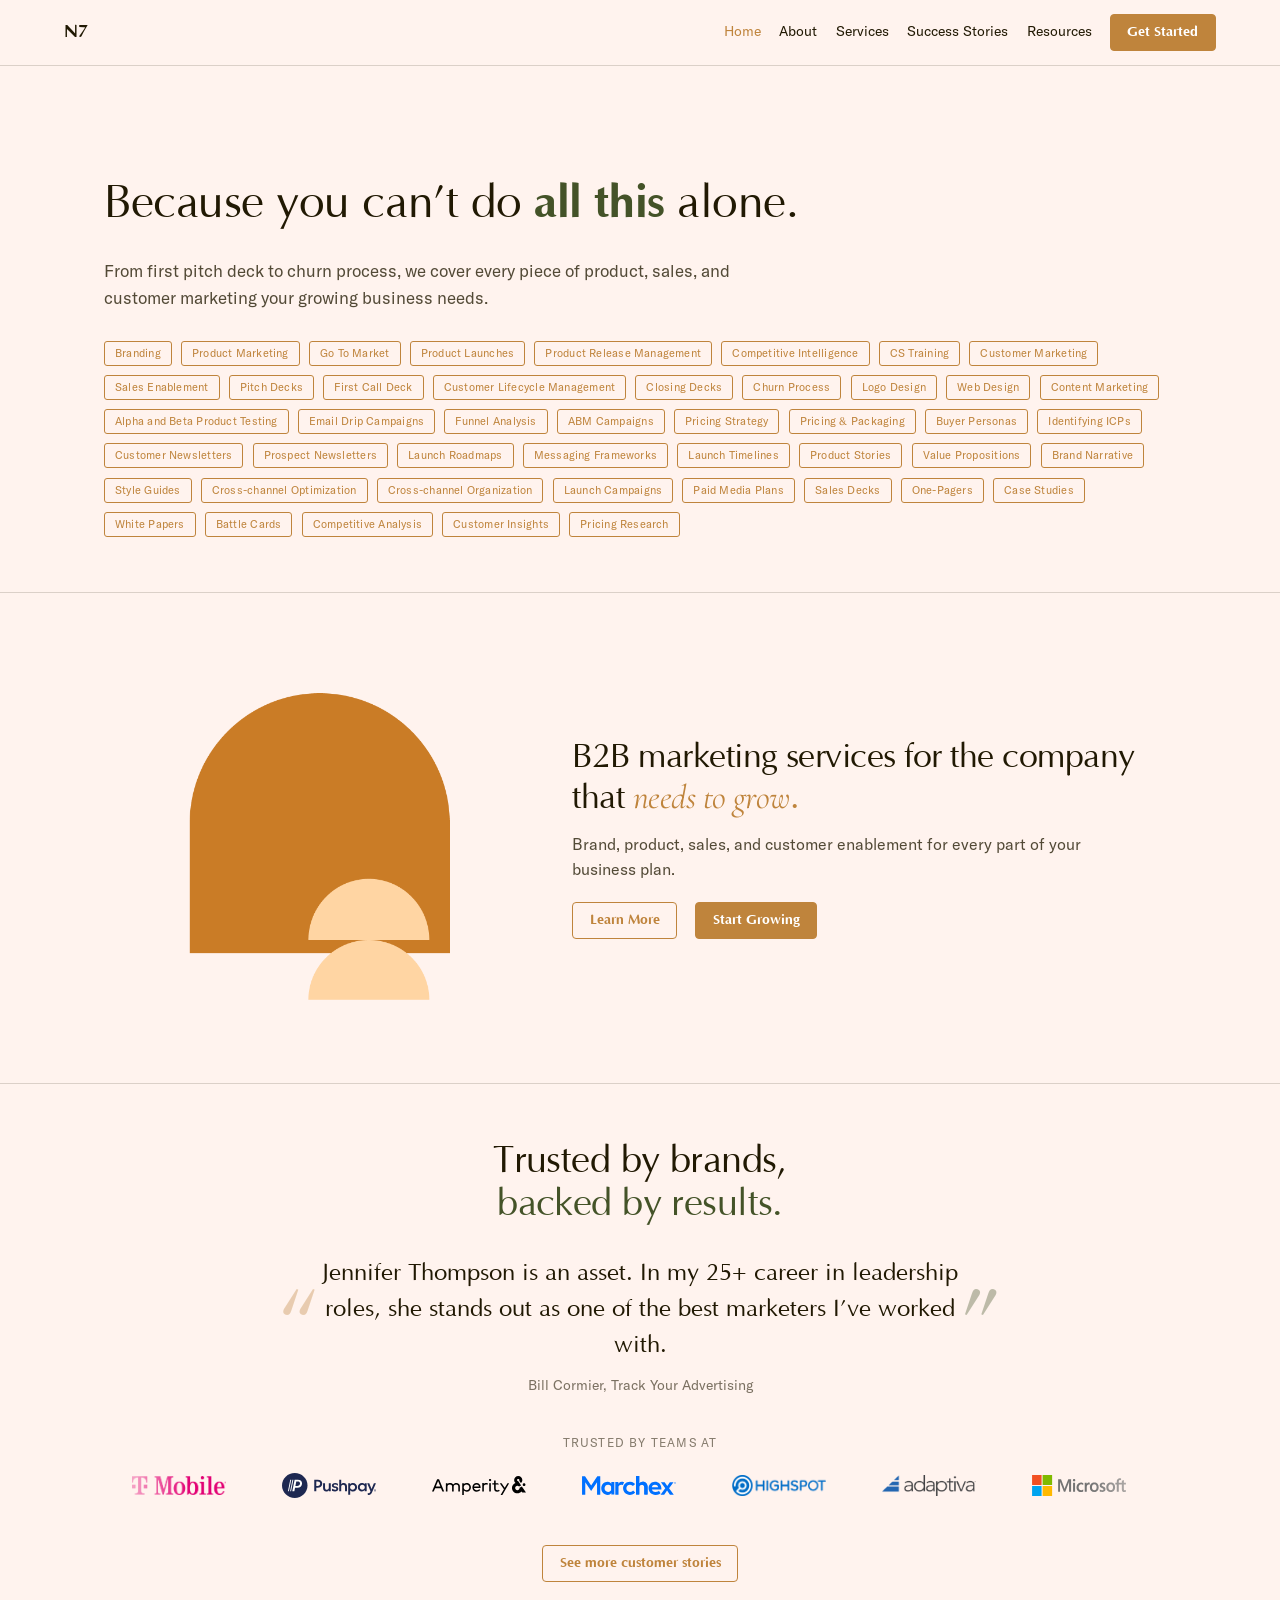
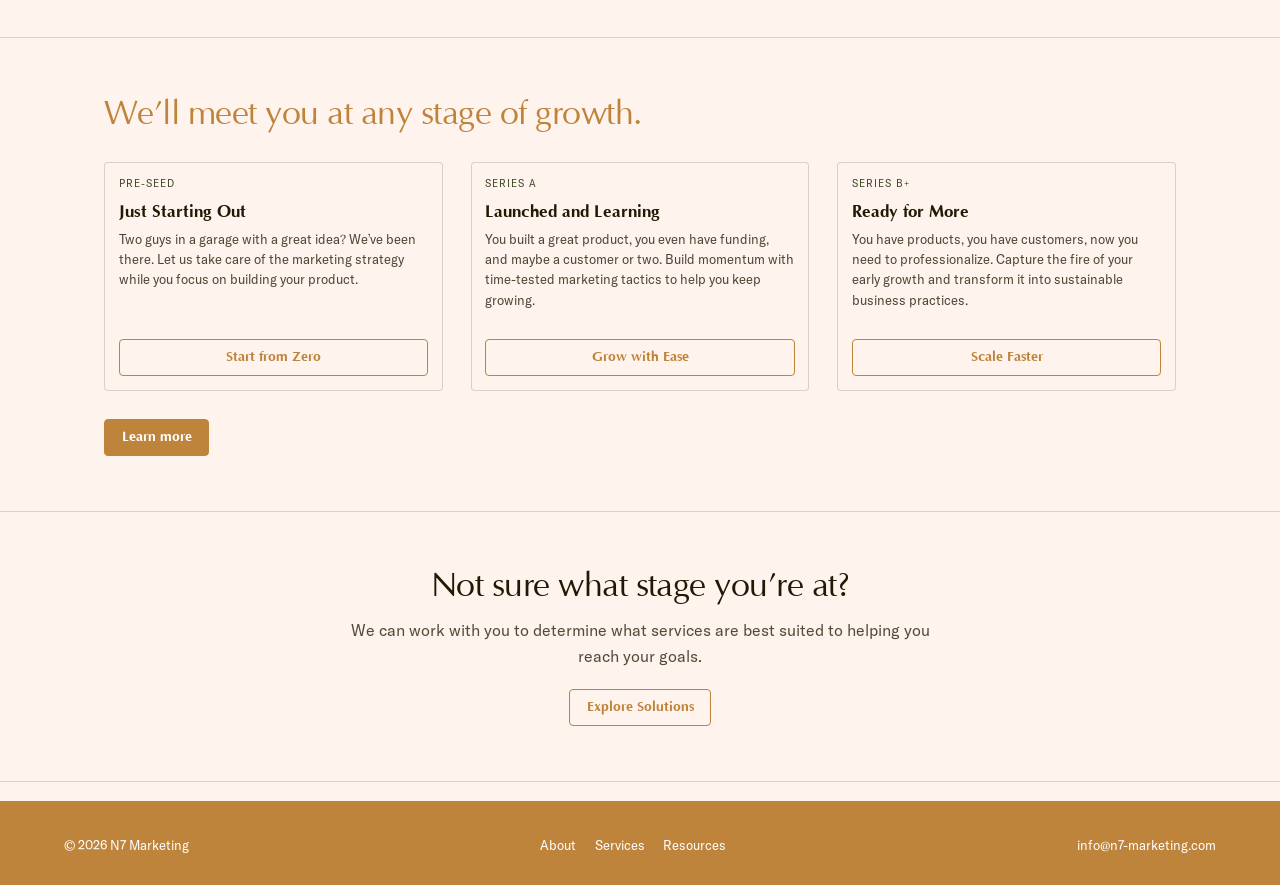
<file: Index.html>
<!DOCTYPE html>
<html lang="en"><head>
<meta charset="utf-8">
<meta name="viewport" content="width=device-width, initial-scale=1">
<title>Home | N7 Marketing</title>
<link rel="stylesheet" href="./_ds/classical-64070505-8539-4eda-b941-bf1b215d6e6f/styles.css">
<style>
body{margin:0}
a{color:var(--color-accent-700);text-decoration:none}
a:hover{color:var(--color-accent)}
.btn{cursor:pointer;transition:transform .2s ease,background-color .2s ease,color .2s ease,border-color .2s ease}
.btn:hover{transform:scale(1.05)}
.btn-primary:hover{background-color:transparent;color:var(--color-accent);border-color:var(--color-accent)}
.btn-primary[data-fill]:hover{background-color:color-mix(in srgb, var(--color-accent) 12%, transparent);color:inherit}
.card{transition:transform .3s ease,background-color .3s ease}
.card:hover{transform:scale(1.03);background-color:color-mix(in srgb, var(--color-accent) 12%, transparent)}
.bio-card{border-radius:12px;padding:var(--space-4);transition:transform .3s ease,background-color .3s ease}
.bio-card:hover{transform:scale(1.03);background-color:color-mix(in srgb, var(--color-accent) 12%, transparent)}
.stage-card:hover{transform:scale(1.06)}
.stage-card{transition:transform .3s ease}
.tag-hover:hover{background-color:color-mix(in srgb, var(--color-accent) 18%, transparent) !important}
.logo-hover{transition:transform .25s ease}
.logo-hover:hover{transform:scale(1.12)}
@keyframes marquee{0%{transform:translateX(0)}100%{transform:translateX(-50%)}}
@keyframes archFloat{0%,100%{transform:translateY(0) rotate(0deg)}50%{transform:translateY(-14px) rotate(1.5deg)}}
@keyframes blobDrift{0%,100%{transform:translate(-50%,-50%) scale(1) rotate(0deg)}50%{transform:translate(-50%,-50%) scale(1.12) rotate(4deg)}}

@font-face{font-family:'Optima';src:url('./fonts/Optima-Regular.ttf') format('truetype');font-weight:400;font-style:normal;font-display:swap}
@font-face{font-family:'Optima';src:url('./fonts/Optima-Italic.ttf') format('truetype');font-weight:400;font-style:italic;font-display:swap}
@font-face{font-family:'Optima';src:url('./fonts/Optima-Medium.ttf') format('truetype');font-weight:500;font-style:normal;font-display:swap}
@font-face{font-family:'Optima';src:url('./fonts/Optima-Bold.ttf') format('truetype');font-weight:700;font-style:normal;font-display:swap}
:root{--font-heading:'Optima', 'Cormorant Garamond', serif}
@font-face{font-family:'GT America';src:url('./fonts/GTAmerica-Light.otf') format('opentype');font-weight:300;font-style:normal;font-display:swap}
@font-face{font-family:'GT America';src:url('./fonts/GTAmerica-LightItalic.otf') format('opentype');font-weight:300;font-style:italic;font-display:swap}
@font-face{font-family:'GT America';src:url('./fonts/GTAmerica-Regular.otf') format('opentype');font-weight:400;font-style:normal;font-display:swap}
@font-face{font-family:'GT America';src:url('./fonts/GTAmerica-RegularItalic.otf') format('opentype');font-weight:400;font-style:italic;font-display:swap}
@font-face{font-family:'GT America';src:url('./fonts/GTAmerica-Medium.otf') format('opentype');font-weight:500;font-style:normal;font-display:swap}
@font-face{font-family:'GT America';src:url('./fonts/GTAmerica-MediumItalic.otf') format('opentype');font-weight:500;font-style:italic;font-display:swap}
@font-face{font-family:'GT America';src:url('./fonts/GTAmerica-Bold.otf') format('opentype');font-weight:700;font-style:normal;font-display:swap}
@font-face{font-family:'GT America';src:url('./fonts/GTAmerica-BoldItalic.otf') format('opentype');font-weight:700;font-style:italic;font-display:swap}
@font-face{font-family:'GT America';src:url('./fonts/GTAmerica-Black.otf') format('opentype');font-weight:900;font-style:normal;font-display:swap}
@font-face{font-family:'GT America';src:url('./fonts/GTAmerica-BlackItalic.otf') format('opentype');font-weight:900;font-style:italic;font-display:swap}
:root{--font-body:'GT America', 'Lora', serif}
</style>
</head>
<body>
<nav class="nav" style="padding-inline:clamp(20px,5vw,72px)">
  <span class="nav-brand">N7</span>
  <a href="./Home.html" aria-current="page">Home</a>
  <a href="./About.html">About</a>
  <a href="./Services.html">Services</a>
  <a href="./Testimonials.html">Success Stories</a>
  <a href="./Resources.html">Resources</a>
  <a href="./GetStarted.html" class="btn btn-primary" data-fill style="background:var(--color-accent);color:white">Get Started</a>
</nav>

<section style="max-width:1200px;margin:0 auto;padding:calc(3*var(--space-8)) clamp(20px,5vw,72px) var(--space-8)">
  <h1 style="font-family:var(--font-heading);font-weight:400;font-size:clamp(22px,3.6vw,48px);line-height:1.15;letter-spacing:-0.01em;margin:0 0 var(--space-6)">Because you can&rsquo;t do <em style="font-style:normal;font-weight:600;color:color-mix(in oklch, #a0bf64 55%, black)">all this</em> alone.</h1>
  <p style="font-family:var(--font-body);font-size:17px;line-height:1.6;max-width:60ch;color:color-mix(in srgb, var(--color-text) 78%, transparent);margin:var(--space-3) 0 var(--space-6)">From first pitch deck to churn process, we cover every piece of product, sales, and customer marketing your growing business needs.</p>
  <div style="display:flex;flex-wrap:wrap;gap:var(--space-2)">
    <span class="tag tag-outline tag-hover" style="border-color:var(--color-accent);color:var(--color-accent)">Branding</span>
    <span class="tag tag-outline tag-hover" style="border-color:var(--color-accent);color:var(--color-accent)">Product Marketing</span>
    <span class="tag tag-outline tag-hover" style="border-color:var(--color-accent);color:var(--color-accent)">Go To Market</span>
    <span class="tag tag-outline tag-hover" style="border-color:var(--color-accent);color:var(--color-accent)">Product Launches</span>
    <span class="tag tag-outline tag-hover" style="border-color:var(--color-accent);color:var(--color-accent)">Product Release Management</span>
    <span class="tag tag-outline tag-hover" style="border-color:var(--color-accent);color:var(--color-accent)">Competitive Intelligence</span>
    <span class="tag tag-outline tag-hover" style="border-color:var(--color-accent);color:var(--color-accent)">CS Training</span>
    <span class="tag tag-outline tag-hover" style="border-color:var(--color-accent);color:var(--color-accent)">Customer Marketing</span>
    <span class="tag tag-outline tag-hover" style="border-color:var(--color-accent);color:var(--color-accent)">Sales Enablement</span>
    <span class="tag tag-outline tag-hover" style="border-color:var(--color-accent);color:var(--color-accent)">Pitch Decks</span>
    <span class="tag tag-outline tag-hover" style="border-color:var(--color-accent);color:var(--color-accent)">First Call Deck</span>
    <span class="tag tag-outline tag-hover" style="border-color:var(--color-accent);color:var(--color-accent)">Customer Lifecycle Management</span>
    <span class="tag tag-outline tag-hover" style="border-color:var(--color-accent);color:var(--color-accent)">Closing Decks</span>
    <span class="tag tag-outline tag-hover" style="border-color:var(--color-accent);color:var(--color-accent)">Churn Process</span>
    <span class="tag tag-outline tag-hover" style="border-color:var(--color-accent);color:var(--color-accent)">Logo Design</span>
    <span class="tag tag-outline tag-hover" style="border-color:var(--color-accent);color:var(--color-accent)">Web Design</span>
    <span class="tag tag-outline tag-hover" style="border-color:var(--color-accent);color:var(--color-accent)">Content Marketing</span>
    <span class="tag tag-outline tag-hover" style="border-color:var(--color-accent);color:var(--color-accent)">Alpha and Beta Product Testing</span>
    <span class="tag tag-outline tag-hover" style="border-color:var(--color-accent);color:var(--color-accent)">Email Drip Campaigns</span>
    <span class="tag tag-outline tag-hover" style="border-color:var(--color-accent);color:var(--color-accent)">Funnel Analysis</span>
    <span class="tag tag-outline tag-hover" style="border-color:var(--color-accent);color:var(--color-accent)">ABM Campaigns</span>
    <span class="tag tag-outline tag-hover" style="border-color:var(--color-accent);color:var(--color-accent)">Pricing Strategy</span>
    <span class="tag tag-outline tag-hover" style="border-color:var(--color-accent);color:var(--color-accent)">Pricing & Packaging</span>
    <span class="tag tag-outline tag-hover" style="border-color:var(--color-accent);color:var(--color-accent)">Buyer Personas</span>
    <span class="tag tag-outline tag-hover" style="border-color:var(--color-accent);color:var(--color-accent)">Identifying ICPs</span>
    <span class="tag tag-outline tag-hover" style="border-color:var(--color-accent);color:var(--color-accent)">Customer Newsletters</span>
    <span class="tag tag-outline tag-hover" style="border-color:var(--color-accent);color:var(--color-accent)">Prospect Newsletters</span>
    <span class="tag tag-outline tag-hover" style="border-color:var(--color-accent);color:var(--color-accent)">Launch Roadmaps</span>
    <span class="tag tag-outline tag-hover" style="border-color:var(--color-accent);color:var(--color-accent)">Messaging Frameworks</span>
    <span class="tag tag-outline tag-hover" style="border-color:var(--color-accent);color:var(--color-accent)">Launch Timelines</span>
    <span class="tag tag-outline tag-hover" style="border-color:var(--color-accent);color:var(--color-accent)">Product Stories</span>
    <span class="tag tag-outline tag-hover" style="border-color:var(--color-accent);color:var(--color-accent)">Value Propositions</span>
    <span class="tag tag-outline tag-hover" style="border-color:var(--color-accent);color:var(--color-accent)">Brand Narrative</span>
    <span class="tag tag-outline tag-hover" style="border-color:var(--color-accent);color:var(--color-accent)">Style Guides</span>
    <span class="tag tag-outline tag-hover" style="border-color:var(--color-accent);color:var(--color-accent)">Cross-channel Optimization</span>
    <span class="tag tag-outline tag-hover" style="border-color:var(--color-accent);color:var(--color-accent)">Cross-channel Organization</span>
    <span class="tag tag-outline tag-hover" style="border-color:var(--color-accent);color:var(--color-accent)">Launch Campaigns</span>
    <span class="tag tag-outline tag-hover" style="border-color:var(--color-accent);color:var(--color-accent)">Paid Media Plans</span>
    <span class="tag tag-outline tag-hover" style="border-color:var(--color-accent);color:var(--color-accent)">Sales Decks</span>
    <span class="tag tag-outline tag-hover" style="border-color:var(--color-accent);color:var(--color-accent)">One-Pagers</span>
    <span class="tag tag-outline tag-hover" style="border-color:var(--color-accent);color:var(--color-accent)">Case Studies</span>
    <span class="tag tag-outline tag-hover" style="border-color:var(--color-accent);color:var(--color-accent)">White Papers</span>
    <span class="tag tag-outline tag-hover" style="border-color:var(--color-accent);color:var(--color-accent)">Battle Cards</span>
    <span class="tag tag-outline tag-hover" style="border-color:var(--color-accent);color:var(--color-accent)">Competitive Analysis</span>
    <span class="tag tag-outline tag-hover" style="border-color:var(--color-accent);color:var(--color-accent)">Customer Insights</span>
    <span class="tag tag-outline tag-hover" style="border-color:var(--color-accent);color:var(--color-accent)">Pricing Research</span>
  </div>
</section>

<hr class="hr">

<section style="max-width:1200px;margin:0 auto;padding:var(--space-8) clamp(20px,5vw,72px);display:grid;grid-template-columns:minmax(0,5fr) minmax(0,7fr);gap:var(--space-8);align-items:center">
  <img src="./uploads/ezgif.com-gif-maker.gif" alt="" style="width:100%;max-width:380px;justify-self:center;display:block;mix-blend-mode:multiply;animation:archFloat 7s ease-in-out infinite">
  <div>
    <h2 style="font-family:var(--font-heading);font-weight:400;font-size:clamp(26px,3vw,34px);line-height:1.2;margin:0 0 var(--space-3)">B2B marketing services for the company that <em style="font-style:italic;color:var(--color-accent)">needs to grow</em><span style="color:var(--color-accent)">.</span></h2>
    <p style="font-family:var(--font-body);font-size:16px;line-height:1.6;max-width:56ch;color:color-mix(in srgb, var(--color-text) 78%, transparent);margin:0 0 var(--space-4)">Brand, product, sales, and customer enablement for every part of your business plan.</p>
    <a href="./Services.html" class="btn btn-primary">Learn More</a>
    <a href="./GetStarted.html" class="btn btn-primary" data-fill style="margin-left:var(--space-3);background:var(--color-accent);color:white">Start Growing</a>
  </div>
</section>

<hr class="hr">

<section style="max-width:1200px;margin:0 auto;padding:var(--space-8) clamp(20px,5vw,72px);text-align:center">
  <h2 style="font-family:var(--font-heading);font-weight:400;font-size:clamp(28px,3.4vw,38px);line-height:1.15;margin:0 0 var(--space-6)">Trusted by brands,<br><span style="color:color-mix(in oklch, #a0bf64 55%, black)">backed by results.</span></h2>
  <div style="display:grid;grid-template-columns:auto minmax(0,64ch) auto;gap:var(--space-5);align-items:center;justify-content:center;max-width:900px;margin:0 auto var(--space-8)">
    <span style="font-family:var(--font-heading);font-size:96px;line-height:0.6;color:var(--color-accent);opacity:0.35" aria-hidden="true">&ldquo;</span>
    <div>
      <p style="font-family:var(--font-heading);font-size:clamp(19px,2.2vw,24px);font-weight:400;line-height:1.5;margin:0 0 var(--space-3)">Jennifer Thompson is an asset. In my 25+ career in leadership roles, she stands out as one of the best marketers I&rsquo;ve worked with.</p>
      <div style="font-family:var(--font-body);font-size:14px;color:color-mix(in srgb, var(--color-text) 60%, transparent)">Bill Cormier, Track Your Advertising</div>
    </div>
    <span style="font-family:var(--font-heading);font-size:96px;line-height:0.6;color:color-mix(in oklch, #a0bf64 55%, black);opacity:0.35" aria-hidden="true">&rdquo;</span>
  </div>
  <p style="font-family:var(--font-body);font-size:12px;letter-spacing:0.1em;text-transform:uppercase;color:color-mix(in srgb, var(--color-text) 55%, transparent);margin:0 0 var(--space-5)">Trusted by teams at</p>
  <div style="overflow:hidden;-webkit-mask-image:linear-gradient(90deg,transparent,black 8%,black 92%,transparent);mask-image:linear-gradient(90deg,transparent,black 8%,black 92%,transparent)">
    <div style="display:flex;width:max-content;animation:marquee 30s linear infinite">
      <div style="padding:var(--space-3) var(--space-6);display:flex;align-items:center;justify-content:center;flex:0 0 auto;width:150px;height:64px" class="logo-hover"><img src="./uploads/Tmobile.png" alt="T-Mobile logo" style="width:100%;height:64px;object-fit:contain;background:transparent"></div>
        <div style="padding:var(--space-3) var(--space-6);display:flex;align-items:center;justify-content:center;flex:0 0 auto;width:150px;height:64px" class="logo-hover"><img src="./uploads/pushpay.svg" alt="Pushpay logo" style="width:100%;height:64px;object-fit:contain;background:transparent"></div>
        <div style="padding:var(--space-3) var(--space-6);display:flex;align-items:center;justify-content:center;flex:0 0 auto;width:150px;height:64px" class="logo-hover"><img src="./uploads/id6d0xtFuZ_1785431322327.svg" alt="Zenoti logo" style="width:100%;height:64px;object-fit:contain;background:transparent"></div>
        <div style="padding:var(--space-3) var(--space-6);display:flex;align-items:center;justify-content:center;flex:0 0 auto;width:150px;height:64px" class="logo-hover"><img src="./uploads/Marchex Logo SVG.svg" alt="Marchex logo" style="width:100%;height:64px;object-fit:contain;background:transparent"></div>
        <div style="padding:var(--space-3) var(--space-6);display:flex;align-items:center;justify-content:center;flex:0 0 auto;width:150px;height:64px" class="logo-hover"><img src="./uploads/idg_TXtNmA_1785432383148.png" alt="Highspot logo" style="width:100%;height:64px;object-fit:contain;background:transparent"></div>
        <div style="padding:var(--space-3) var(--space-6);display:flex;align-items:center;justify-content:center;flex:0 0 auto;width:150px;height:64px" class="logo-hover"><img src="./uploads/adaptiva-seeklogo.png" alt="Adaptiva logo" style="width:100%;height:64px;object-fit:contain;background:transparent"></div>
        <div style="padding:var(--space-3) var(--space-6);display:flex;align-items:center;justify-content:center;flex:0 0 auto;width:150px;height:64px" class="logo-hover"><img src="./uploads/Logo.svg" alt="Microsoft logo" style="width:100%;height:64px;object-fit:contain;background:transparent"></div>
        <div style="padding:var(--space-3) var(--space-6);display:flex;align-items:center;justify-content:center;flex:0 0 auto;width:150px;height:64px" class="logo-hover"><img src="./uploads/553d63935a726d5094c0d5786b45b8875d3a1ec2-111x31.svg" alt="Amperity logo" style="width:100%;height:64px;object-fit:contain;background:transparent"></div>
        <div style="padding:var(--space-3) var(--space-6);display:flex;align-items:center;justify-content:center;flex:0 0 auto;width:150px;height:64px" class="logo-hover"><img src="./uploads/caret-legal-transparent.png" alt="CARET Legal logo" style="width:100%;height:64px;object-fit:contain;background:transparent"></div>
        <div style="padding:var(--space-3) var(--space-6);display:flex;align-items:center;justify-content:center;flex:0 0 auto;width:150px;height:64px" class="logo-hover"><img src="./uploads/Treez-Logo-Category.png" alt="Treez logo" style="width:100%;height:64px;object-fit:contain;background:transparent"></div>
        <div style="padding:var(--space-3) var(--space-6);display:flex;align-items:center;justify-content:center;flex:0 0 auto;width:150px;height:64px" class="logo-hover"><img src="./uploads/Tmobile.png" alt="T-Mobile logo" style="width:100%;height:64px;object-fit:contain;background:transparent"></div>
        <div style="padding:var(--space-3) var(--space-6);display:flex;align-items:center;justify-content:center;flex:0 0 auto;width:150px;height:64px" class="logo-hover"><img src="./uploads/pushpay.svg" alt="Pushpay logo" style="width:100%;height:64px;object-fit:contain;background:transparent"></div>
        <div style="padding:var(--space-3) var(--space-6);display:flex;align-items:center;justify-content:center;flex:0 0 auto;width:150px;height:64px" class="logo-hover"><img src="./uploads/id6d0xtFuZ_1785431322327.svg" alt="Zenoti logo" style="width:100%;height:64px;object-fit:contain;background:transparent"></div>
        <div style="padding:var(--space-3) var(--space-6);display:flex;align-items:center;justify-content:center;flex:0 0 auto;width:150px;height:64px" class="logo-hover"><img src="./uploads/Marchex Logo SVG.svg" alt="Marchex logo" style="width:100%;height:64px;object-fit:contain;background:transparent"></div>
        <div style="padding:var(--space-3) var(--space-6);display:flex;align-items:center;justify-content:center;flex:0 0 auto;width:150px;height:64px" class="logo-hover"><img src="./uploads/idg_TXtNmA_1785432383148.png" alt="Highspot logo" style="width:100%;height:64px;object-fit:contain;background:transparent"></div>
        <div style="padding:var(--space-3) var(--space-6);display:flex;align-items:center;justify-content:center;flex:0 0 auto;width:150px;height:64px" class="logo-hover"><img src="./uploads/adaptiva-seeklogo.png" alt="Adaptiva logo" style="width:100%;height:64px;object-fit:contain;background:transparent"></div>
        <div style="padding:var(--space-3) var(--space-6);display:flex;align-items:center;justify-content:center;flex:0 0 auto;width:150px;height:64px" class="logo-hover"><img src="./uploads/Logo.svg" alt="Microsoft logo" style="width:100%;height:64px;object-fit:contain;background:transparent"></div>
        <div style="padding:var(--space-3) var(--space-6);display:flex;align-items:center;justify-content:center;flex:0 0 auto;width:150px;height:64px" class="logo-hover"><img src="./uploads/553d63935a726d5094c0d5786b45b8875d3a1ec2-111x31.svg" alt="Amperity logo" style="width:100%;height:64px;object-fit:contain;background:transparent"></div>
        <div style="padding:var(--space-3) var(--space-6);display:flex;align-items:center;justify-content:center;flex:0 0 auto;width:150px;height:64px" class="logo-hover"><img src="./uploads/caret-legal-transparent.png" alt="CARET Legal logo" style="width:100%;height:64px;object-fit:contain;background:transparent"></div>
        <div style="padding:var(--space-3) var(--space-6);display:flex;align-items:center;justify-content:center;flex:0 0 auto;width:150px;height:64px" class="logo-hover"><img src="./uploads/Treez-Logo-Category.png" alt="Treez logo" style="width:100%;height:64px;object-fit:contain;background:transparent"></div>
    </div>
  </div>
  <div style="margin-top:var(--space-6)"><a href="./Testimonials.html" class="btn btn-primary">See more customer stories</a></div>
</section>

<hr class="hr">

<section style="margin:0 auto;padding:var(--space-8) 0;position:relative;overflow:hidden">
  <div style="position:absolute;top:50%;left:50%;transform:translateX(-50%);width:100vw;aspect-ratio:1/1;max-width:none;pointer-events:none;z-index:0;background:#f4dbb3;-webkit-mask:url('./uploads/Untitled-7-c05d0e30.png') center/contain no-repeat;mask:url('./uploads/Untitled-7-c05d0e30.png') center/contain no-repeat;animation:blobDrift 18s ease-in-out infinite"></div>
  <div style="max-width:1200px;margin:0 auto;padding:0 clamp(20px,5vw,72px);position:relative;z-index:1">
  <h2 style="font-family:var(--font-heading);font-weight:400;font-size:clamp(26px,3vw,34px);line-height:1.2;margin:0 0 var(--space-6);color:var(--color-accent)">We&rsquo;ll meet you at any stage of growth.</h2>
  <div style="display:grid;grid-template-columns:repeat(3,1fr);gap:var(--space-6)">
    <div class="card stage-card" style="display:flex;flex-direction:column;background:var(--color-bg)">
      <div class="card-kicker" style="color:color-mix(in oklch, #a0bf64 50%, black)">Pre-Seed</div>
      <div class="card-title">Just Starting Out</div>
      <p class="card-body" style="flex:1">Two guys in a garage with a great idea? We&rsquo;ve been there. Let us take care of the marketing strategy while you focus on building your product.</p>
      <a href="./Services.html" class="btn btn-secondary" style="margin-top:var(--space-4);color:var(--color-accent);border-color:var(--color-accent)">Start from Zero</a>
    </div>
    <div class="card stage-card" style="display:flex;flex-direction:column;background:var(--color-bg)">
      <div class="card-kicker" style="color:color-mix(in oklch, #a0bf64 50%, black)">Series A</div>
      <div class="card-title">Launched and Learning</div>
      <p class="card-body" style="flex:1">You built a great product, you even have funding, and maybe a customer or two. Build momentum with time-tested marketing tactics to help you keep growing.</p>
      <a href="./Services.html" class="btn btn-secondary" style="margin-top:var(--space-4);color:var(--color-accent);border-color:var(--color-accent)">Grow with Ease</a>
    </div>
    <div class="card stage-card" style="display:flex;flex-direction:column;background:var(--color-bg)">
      <div class="card-kicker" style="color:color-mix(in oklch, #a0bf64 50%, black)">Series B+</div>
      <div class="card-title">Ready for More</div>
      <p class="card-body" style="flex:1">You have products, you have customers, now you need to professionalize. Capture the fire of your early growth and transform it into sustainable business practices.</p>
      <a href="./Services.html" class="btn btn-secondary" style="margin-top:var(--space-4);color:var(--color-accent);border-color:var(--color-accent)">Scale Faster</a>
    </div>
  </div>
  <div style="margin-top:var(--space-6)"><a href="./Services.html" class="btn btn-primary" data-fill style="background:var(--color-accent);color:white">Learn more</a></div>
  </div>
</section>

<hr class="hr">

<section style="max-width:1200px;margin:0 auto;padding:var(--space-8) clamp(20px,5vw,72px);text-align:center">
  <div style="max-width:60ch;margin:0 auto">
    <h2 style="font-family:var(--font-heading);font-weight:400;font-size:clamp(26px,3vw,34px);margin:0 0 var(--space-3)">Not sure what stage you&rsquo;re at?</h2>
    <p style="font-family:var(--font-body);font-size:16px;line-height:1.6;color:color-mix(in srgb, var(--color-text) 78%, transparent);margin:0 0 var(--space-4)">We can work with you to determine what services are best suited to helping you reach your goals.</p>
    <a href="./GetStarted.html" class="btn btn-primary">Explore Solutions</a>
  </div>
</section>

<hr class="hr">

<footer style="padding:var(--space-8) clamp(20px,5vw,72px) var(--space-6);background:var(--color-accent);display:flex;justify-content:space-between;flex-wrap:wrap;gap:var(--space-4);font-family:var(--font-body);font-size:13px;color:white">
  <span>© 2026 N7 Marketing</span>
  <div style="display:flex;gap:var(--space-4)"><a href="./About.html" style="color:white">About</a><a href="./Services.html" style="color:white">Services</a><a href="./Resources.html" style="color:white">Resources</a></div>
  <span>info@n7-marketing.com</span>
</footer>
</body></html>
</file>
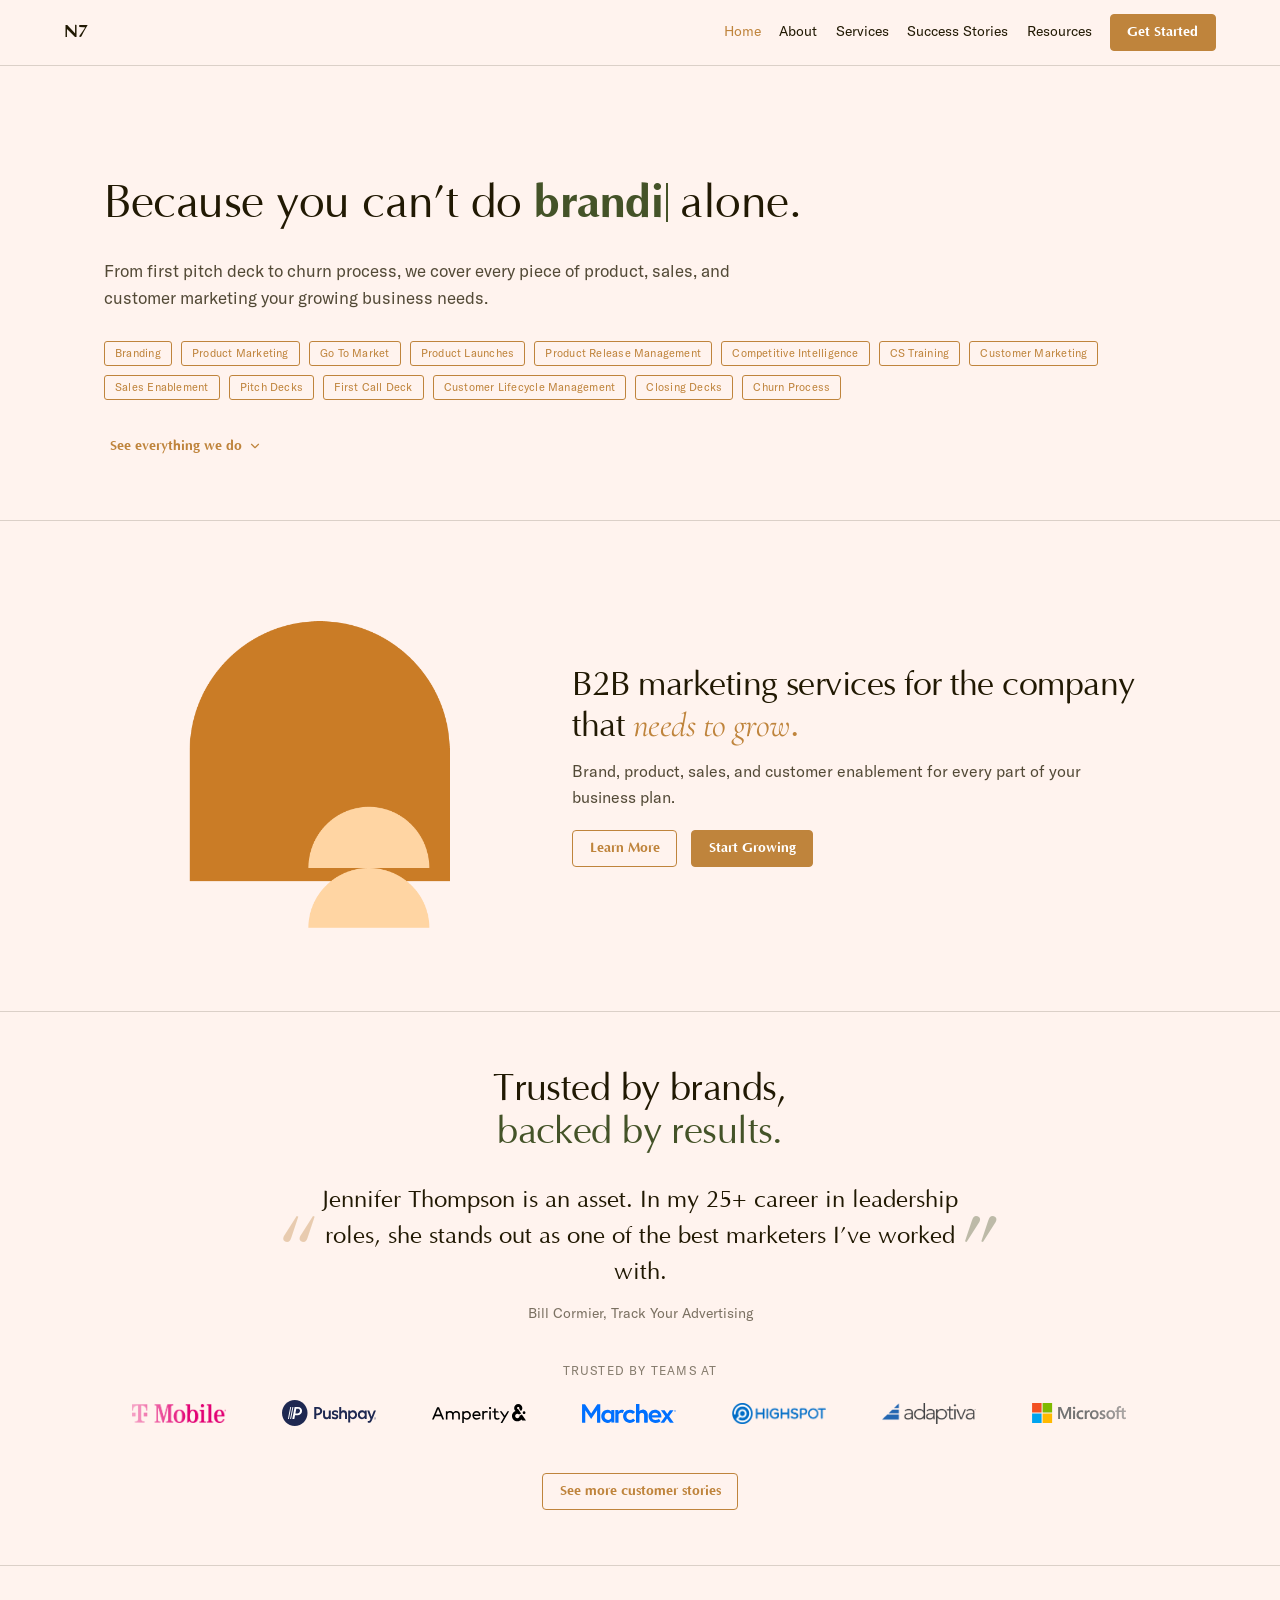
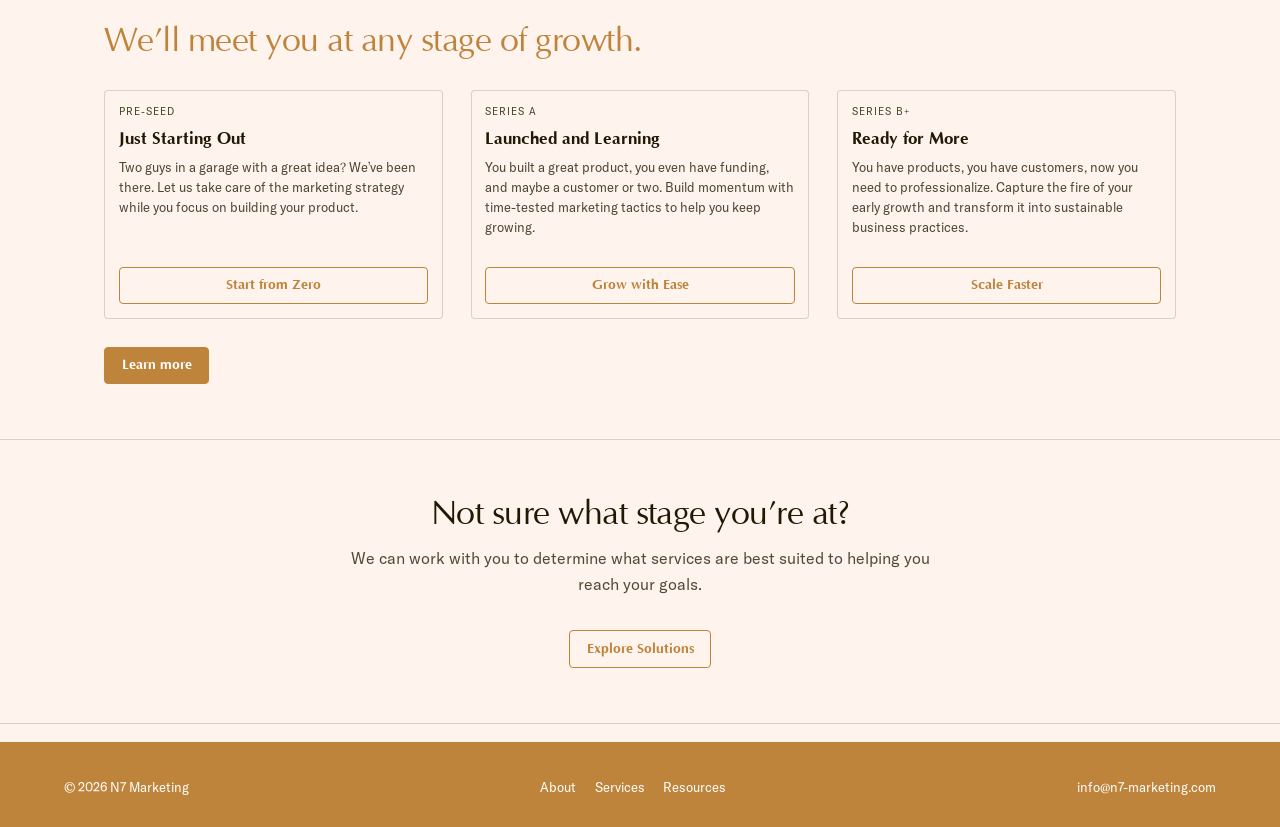
<file: index.html>
<!DOCTYPE html>
<html lang="en"><head>
<meta charset="utf-8">
<meta name="viewport" content="width=device-width, initial-scale=1">
<title>Home | N7 Marketing</title>
<link rel="stylesheet" href="./_ds/classical-64070505-8539-4eda-b941-bf1b215d6e6f/styles.css">
<style>
@media (max-width:900px){
  .nav{flex-wrap:wrap;row-gap:8px}
  .mq-grid-3{grid-template-columns:repeat(2,1fr) !important}
  .mq-split-57{grid-template-columns:1fr !important}
  .mq-quote-grid{grid-template-columns:1fr !important;text-align:center}
  .mq-quote-mark{display:none !important}
}
@media (max-width:600px){
  h1{white-space:normal !important}
  .mq-grid-3{grid-template-columns:1fr !important}
}
body{margin:0}
a{color:var(--color-accent-700);text-decoration:none}
a:hover{color:var(--color-accent)}
@keyframes caretBlink{0%,49%{opacity:1}50%,100%{opacity:0}}
@keyframes marquee{0%{transform:translateX(0)}100%{transform:translateX(-50%)}}
@keyframes blobDrift{0%,100%{transform:translate(-50%,-50%) scale(1) rotate(0deg)}50%{transform:translate(-50%,-50%) scale(1.12) rotate(4deg)}}
@keyframes archFloat{0%,100%{transform:translateY(0) rotate(0deg)}50%{transform:translateY(-14px) rotate(1.5deg)}}
.logo-hover{transition:transform .25s ease}
.logo-hover:hover{transform:scale(1.12)}
.tag-hover:hover{background-color:color-mix(in srgb, var(--color-accent) 18%, transparent) !important}
.card-hover:hover{transform:scale(1.03) !important;background-color:color-mix(in srgb, var(--color-accent) 12%, transparent) !important}
.stage-card:hover{transform:scale(1.06) !important}
.services-toggle:hover, .btn:hover{transform:scale(1.05)}

@font-face{font-family:'Optima';src:url('./fonts/Optima-Regular.ttf') format('truetype');font-weight:400;font-style:normal;font-display:swap}
@font-face{font-family:'Optima';src:url('./fonts/Optima-Italic.ttf') format('truetype');font-weight:400;font-style:italic;font-display:swap}
@font-face{font-family:'Optima';src:url('./fonts/Optima-Medium.ttf') format('truetype');font-weight:500;font-style:normal;font-display:swap}
@font-face{font-family:'Optima';src:url('./fonts/Optima-Bold.ttf') format('truetype');font-weight:700;font-style:normal;font-display:swap}
:root{--font-heading:'Optima', 'Cormorant Garamond', serif}
@font-face{font-family:'GT America';src:url('./fonts/GTAmerica-Light.otf') format('opentype');font-weight:300;font-style:normal;font-display:swap}
@font-face{font-family:'GT America';src:url('./fonts/GTAmerica-LightItalic.otf') format('opentype');font-weight:300;font-style:italic;font-display:swap}
@font-face{font-family:'GT America';src:url('./fonts/GTAmerica-Regular.otf') format('opentype');font-weight:400;font-style:normal;font-display:swap}
@font-face{font-family:'GT America';src:url('./fonts/GTAmerica-RegularItalic.otf') format('opentype');font-weight:400;font-style:italic;font-display:swap}
@font-face{font-family:'GT America';src:url('./fonts/GTAmerica-Medium.otf') format('opentype');font-weight:500;font-style:normal;font-display:swap}
@font-face{font-family:'GT America';src:url('./fonts/GTAmerica-MediumItalic.otf') format('opentype');font-weight:500;font-style:italic;font-display:swap}
@font-face{font-family:'GT America';src:url('./fonts/GTAmerica-Bold.otf') format('opentype');font-weight:700;font-style:normal;font-display:swap}
@font-face{font-family:'GT America';src:url('./fonts/GTAmerica-BoldItalic.otf') format('opentype');font-weight:700;font-style:italic;font-display:swap}
@font-face{font-family:'GT America';src:url('./fonts/GTAmerica-Black.otf') format('opentype');font-weight:900;font-style:normal;font-display:swap}
@font-face{font-family:'GT America';src:url('./fonts/GTAmerica-BlackItalic.otf') format('opentype');font-weight:900;font-style:italic;font-display:swap}
:root{--font-body:'GT America', 'Lora', serif}
</style>
</head>
<body>
<nav class="nav" style="padding-inline:clamp(20px,5vw,72px)">
  <span class="nav-brand">N7</span>
  <a href="./index.html" aria-current="page">Home</a>
  <a href="./About.html">About</a>
  <a href="./Services.html">Services</a>
  <a href="./Testimonials.html">Success Stories</a>
  <a href="./Resources.html">Resources</a>
  <a href="./GetStarted.html" class="btn btn-primary" style="background:var(--color-accent);color:white" onmouseover="this.style.background='transparent';this.style.color='var(--color-accent)';this.style.borderColor='var(--color-accent)'" onmouseout="this.style.background='var(--color-accent)';this.style.color='white';this.style.borderColor=''">Get Started</a>
</nav>

<section style="max-width:1200px;margin:0 auto;padding:calc(3*var(--space-8)) clamp(20px,5vw,72px) var(--space-8)">
  <h1 style="font-family:var(--font-heading);font-weight:400;font-size:clamp(22px,3.6vw,48px);line-height:1.15;letter-spacing:-0.01em;margin:0 0 var(--space-6);white-space:nowrap">Because you can&rsquo;t do <em style="display:inline-block;position:relative;font-weight:600;font-style:normal;color:color-mix(in oklch, #a0bf64 55%, black)"><span id="cycle-text"></span><span id="cycle-caret" style="display:inline-block;width:2px;height:0.85em;background:color-mix(in oklch, #a0bf64 55%, black);margin-left:2px;vertical-align:-0.1em;animation:caretBlink 1s step-end infinite"></span><svg width="100%" height="10" viewBox="0 0 100 10" preserveAspectRatio="none" style="position:absolute;left:0;bottom:-8px;pointer-events:none;opacity:0;transition:opacity 0.3s" id="cycle-underline"><path d="M0,6 Q2.5,2 5,6 T10,6 T15,6 T20,6 T25,6 T30,6 T35,6 T40,6 T45,6 T50,6 T55,6 T60,6 T65,6 T70,6 T75,6 T80,6 T85,6 T90,6 T95,6 T100,6" stroke="color-mix(in oklch, #a0bf64 55%, black)" stroke-width="1.8" fill="none" stroke-linecap="round"></path></svg></em> alone.</h1>
  <p style="font-family:var(--font-body);font-size:17px;line-height:1.6;max-width:60ch;color:color-mix(in srgb, var(--color-text) 78%, transparent);margin:var(--space-3) 0 var(--space-6)">From first pitch deck to churn process, we cover every piece of product, sales, and customer marketing your growing business needs.</p>
  <div id="services-tags" style="display:flex;flex-wrap:wrap;gap:var(--space-2)">
    <span class="tag tag-outline tag-hover" style="border-color:var(--color-accent);color:var(--color-accent)">Branding</span>
    <span class="tag tag-outline tag-hover" style="border-color:var(--color-accent);color:var(--color-accent)">Product Marketing</span>
    <span class="tag tag-outline tag-hover" style="border-color:var(--color-accent);color:var(--color-accent)">Go To Market</span>
    <span class="tag tag-outline tag-hover" style="border-color:var(--color-accent);color:var(--color-accent)">Product Launches</span>
    <span class="tag tag-outline tag-hover" style="border-color:var(--color-accent);color:var(--color-accent)">Product Release Management</span>
    <span class="tag tag-outline tag-hover" style="border-color:var(--color-accent);color:var(--color-accent)">Competitive Intelligence</span>
    <span class="tag tag-outline tag-hover" style="border-color:var(--color-accent);color:var(--color-accent)">CS Training</span>
    <span class="tag tag-outline tag-hover" style="border-color:var(--color-accent);color:var(--color-accent)">Customer Marketing</span>
    <span class="tag tag-outline tag-hover" style="border-color:var(--color-accent);color:var(--color-accent)">Sales Enablement</span>
    <span class="tag tag-outline tag-hover" style="border-color:var(--color-accent);color:var(--color-accent)">Pitch Decks</span>
    <span class="tag tag-outline tag-hover" style="border-color:var(--color-accent);color:var(--color-accent)">First Call Deck</span>
    <span class="tag tag-outline tag-hover" style="border-color:var(--color-accent);color:var(--color-accent)">Customer Lifecycle Management</span>
    <span class="tag tag-outline tag-hover" style="border-color:var(--color-accent);color:var(--color-accent)">Closing Decks</span>
    <span class="tag tag-outline tag-hover" style="border-color:var(--color-accent);color:var(--color-accent)">Churn Process</span>
  </div>
  <button type="button" id="services-toggle" class="btn btn-ghost" style="margin-top:var(--space-6)" onclick="toggleServices()">See everything we do<svg width="14" height="14" viewBox="0 0 24 24" fill="none" stroke="currentColor" stroke-width="2" stroke-linecap="round" stroke-linejoin="round" id="services-chevron" style="transition:transform .2s"><path d="m6 9 6 6 6-6"></path></svg></button>
</section>

<hr class="hr">

<section class="mq-split-57" style="max-width:1200px;margin:0 auto;padding:var(--space-8) clamp(20px,5vw,72px);display:grid;grid-template-columns:minmax(0,5fr) minmax(0,7fr);gap:var(--space-8);align-items:center">
  <img src="./uploads/ezgif.com-gif-maker.gif" alt="" style="width:100%;max-width:380px;justify-self:center;display:block;mix-blend-mode:multiply;animation:archFloat 7s ease-in-out infinite">
  <div>
    <h2 style="font-family:var(--font-heading);font-weight:400;font-size:clamp(26px,3vw,34px);line-height:1.2;margin:0 0 var(--space-3)">B2B marketing services for the company that <em style="font-style:italic;color:var(--color-accent)">needs to grow</em><span style="color:var(--color-accent)">.</span></h2>
    <p style="font-family:var(--font-body);font-size:16px;line-height:1.6;max-width:56ch;color:color-mix(in srgb, var(--color-text) 78%, transparent);margin:0 0 var(--space-4)">Brand, product, sales, and customer enablement for every part of your business plan.</p>
    <div style="display:flex;flex-wrap:wrap;gap:var(--space-3);margin-top:var(--space-3)">
      <a href="./Services.html" class="btn btn-primary" style="display:inline-block">Learn More</a>
      <a href="./GetStarted.html" class="btn btn-primary" style="display:inline-block;background:var(--color-accent);color:white" onmouseover="this.style.background='transparent';this.style.color='var(--color-accent)';this.style.borderColor='var(--color-accent)'" onmouseout="this.style.background='var(--color-accent)';this.style.color='white';this.style.borderColor=''">Start Growing</a>
    </div>
  </div>
</section>

<hr class="hr">

<section style="max-width:1200px;margin:0 auto;padding:var(--space-8) clamp(20px,5vw,72px);text-align:center">
  <h2 style="font-family:var(--font-heading);font-weight:400;font-size:clamp(28px,3.4vw,38px);line-height:1.15;margin:0 0 var(--space-6)">Trusted by brands,<br><span style="color:color-mix(in oklch, #a0bf64 55%, black)">backed by results.</span></h2>
  <div class="mq-quote-grid" style="display:grid;grid-template-columns:auto minmax(0,64ch) auto;gap:var(--space-5);align-items:center;justify-content:center;max-width:900px;margin:0 auto var(--space-8)">
    <span class="mq-quote-mark" style="font-family:var(--font-heading);font-size:96px;line-height:0.6;color:var(--color-accent);opacity:0.35" aria-hidden="true">&ldquo;</span>
    <div>
      <p style="font-family:var(--font-heading);font-size:clamp(19px,2.2vw,24px);font-weight:400;line-height:1.5;margin:0 0 var(--space-3)">Jennifer Thompson is an asset. In my 25+ career in leadership roles, she stands out as one of the best marketers I&rsquo;ve worked with.</p>
      <div style="font-family:var(--font-body);font-size:14px;color:color-mix(in srgb, var(--color-text) 60%, transparent)">Bill Cormier, Track Your Advertising</div>
    </div>
    <span class="mq-quote-mark" style="font-family:var(--font-heading);font-size:96px;line-height:0.6;color:color-mix(in oklch, #a0bf64 55%, black);opacity:0.35" aria-hidden="true">&rdquo;</span>
  </div>
  <p style="font-family:var(--font-body);font-size:12px;letter-spacing:0.1em;text-transform:uppercase;color:color-mix(in srgb, var(--color-text) 55%, transparent);margin:0 0 var(--space-5)">Trusted by teams at</p>
  <div style="overflow:hidden;-webkit-mask-image:linear-gradient(90deg,transparent,black 8%,black 92%,transparent);mask-image:linear-gradient(90deg,transparent,black 8%,black 92%,transparent)">
    <div style="display:flex;width:max-content;animation:marquee 30s linear infinite">
      <div style="padding:var(--space-3) var(--space-6);display:flex;align-items:center;justify-content:center;flex:0 0 auto;width:150px;height:64px" class="logo-hover"><img src="./uploads/Tmobile.png" alt="T-Mobile logo" style="width:100%;height:64px;object-fit:contain;background:transparent"></div>
        <div style="padding:var(--space-3) var(--space-6);display:flex;align-items:center;justify-content:center;flex:0 0 auto;width:150px;height:64px" class="logo-hover"><img src="./uploads/pushpay.svg" alt="Pushpay logo" style="width:100%;height:64px;object-fit:contain;background:transparent"></div>
        <div style="padding:var(--space-3) var(--space-6);display:flex;align-items:center;justify-content:center;flex:0 0 auto;width:150px;height:64px" class="logo-hover"><img src="./uploads/id6d0xtFuZ_1785431322327.svg" alt="Zenoti logo" style="width:100%;height:64px;object-fit:contain;background:transparent"></div>
        <div style="padding:var(--space-3) var(--space-6);display:flex;align-items:center;justify-content:center;flex:0 0 auto;width:150px;height:64px" class="logo-hover"><img src="./uploads/Marchex Logo SVG.svg" alt="Marchex logo" style="width:100%;height:64px;object-fit:contain;background:transparent"></div>
        <div style="padding:var(--space-3) var(--space-6);display:flex;align-items:center;justify-content:center;flex:0 0 auto;width:150px;height:64px" class="logo-hover"><img src="./uploads/idg_TXtNmA_1785432383148.png" alt="Highspot logo" style="width:100%;height:64px;object-fit:contain;background:transparent"></div>
        <div style="padding:var(--space-3) var(--space-6);display:flex;align-items:center;justify-content:center;flex:0 0 auto;width:150px;height:64px" class="logo-hover"><img src="./uploads/adaptiva-seeklogo.png" alt="Adaptiva logo" style="width:100%;height:64px;object-fit:contain;background:transparent"></div>
        <div style="padding:var(--space-3) var(--space-6);display:flex;align-items:center;justify-content:center;flex:0 0 auto;width:150px;height:64px" class="logo-hover"><img src="./uploads/Logo.svg" alt="Microsoft logo" style="width:100%;height:64px;object-fit:contain;background:transparent"></div>
        <div style="padding:var(--space-3) var(--space-6);display:flex;align-items:center;justify-content:center;flex:0 0 auto;width:150px;height:64px" class="logo-hover"><img src="./uploads/553d63935a726d5094c0d5786b45b8875d3a1ec2-111x31.svg" alt="Amperity logo" style="width:100%;height:64px;object-fit:contain;background:transparent"></div>
        <div style="padding:var(--space-3) var(--space-6);display:flex;align-items:center;justify-content:center;flex:0 0 auto;width:150px;height:64px" class="logo-hover"><img src="./uploads/caret-legal-transparent.png" alt="CARET Legal logo" style="width:100%;height:64px;object-fit:contain;background:transparent"></div>
        <div style="padding:var(--space-3) var(--space-6);display:flex;align-items:center;justify-content:center;flex:0 0 auto;width:150px;height:64px" class="logo-hover"><img src="./uploads/Treez-Logo-Category.png" alt="Treez logo" style="width:100%;height:64px;object-fit:contain;background:transparent"></div>
        <div style="padding:var(--space-3) var(--space-6);display:flex;align-items:center;justify-content:center;flex:0 0 auto;width:150px;height:64px" class="logo-hover"><img src="./uploads/Tmobile.png" alt="T-Mobile logo" style="width:100%;height:64px;object-fit:contain;background:transparent"></div>
        <div style="padding:var(--space-3) var(--space-6);display:flex;align-items:center;justify-content:center;flex:0 0 auto;width:150px;height:64px" class="logo-hover"><img src="./uploads/pushpay.svg" alt="Pushpay logo" style="width:100%;height:64px;object-fit:contain;background:transparent"></div>
        <div style="padding:var(--space-3) var(--space-6);display:flex;align-items:center;justify-content:center;flex:0 0 auto;width:150px;height:64px" class="logo-hover"><img src="./uploads/id6d0xtFuZ_1785431322327.svg" alt="Zenoti logo" style="width:100%;height:64px;object-fit:contain;background:transparent"></div>
        <div style="padding:var(--space-3) var(--space-6);display:flex;align-items:center;justify-content:center;flex:0 0 auto;width:150px;height:64px" class="logo-hover"><img src="./uploads/Marchex Logo SVG.svg" alt="Marchex logo" style="width:100%;height:64px;object-fit:contain;background:transparent"></div>
        <div style="padding:var(--space-3) var(--space-6);display:flex;align-items:center;justify-content:center;flex:0 0 auto;width:150px;height:64px" class="logo-hover"><img src="./uploads/idg_TXtNmA_1785432383148.png" alt="Highspot logo" style="width:100%;height:64px;object-fit:contain;background:transparent"></div>
        <div style="padding:var(--space-3) var(--space-6);display:flex;align-items:center;justify-content:center;flex:0 0 auto;width:150px;height:64px" class="logo-hover"><img src="./uploads/adaptiva-seeklogo.png" alt="Adaptiva logo" style="width:100%;height:64px;object-fit:contain;background:transparent"></div>
        <div style="padding:var(--space-3) var(--space-6);display:flex;align-items:center;justify-content:center;flex:0 0 auto;width:150px;height:64px" class="logo-hover"><img src="./uploads/Logo.svg" alt="Microsoft logo" style="width:100%;height:64px;object-fit:contain;background:transparent"></div>
        <div style="padding:var(--space-3) var(--space-6);display:flex;align-items:center;justify-content:center;flex:0 0 auto;width:150px;height:64px" class="logo-hover"><img src="./uploads/553d63935a726d5094c0d5786b45b8875d3a1ec2-111x31.svg" alt="Amperity logo" style="width:100%;height:64px;object-fit:contain;background:transparent"></div>
        <div style="padding:var(--space-3) var(--space-6);display:flex;align-items:center;justify-content:center;flex:0 0 auto;width:150px;height:64px" class="logo-hover"><img src="./uploads/caret-legal-transparent.png" alt="CARET Legal logo" style="width:100%;height:64px;object-fit:contain;background:transparent"></div>
        <div style="padding:var(--space-3) var(--space-6);display:flex;align-items:center;justify-content:center;flex:0 0 auto;width:150px;height:64px" class="logo-hover"><img src="./uploads/Treez-Logo-Category.png" alt="Treez logo" style="width:100%;height:64px;object-fit:contain;background:transparent"></div>
    </div>
  </div>
  <div style="margin-top:var(--space-6)"><a href="./Testimonials.html" class="btn btn-primary">See more customer stories</a></div>
</section>

<hr class="hr">

<section style="margin:0 auto;padding:var(--space-8) 0;position:relative;overflow:hidden">
  <div style="position:absolute;top:50%;left:50%;transform:translateX(-50%);width:100vw;aspect-ratio:1/1;max-width:none;pointer-events:none;z-index:0;background:#f4dbb3;-webkit-mask:url('./uploads/Untitled-7-c05d0e30.png') center/contain no-repeat;mask:url('./uploads/Untitled-7-c05d0e30.png') center/contain no-repeat;animation:blobDrift 18s ease-in-out infinite"></div>
  <div style="max-width:1200px;margin:0 auto;padding:0 clamp(20px,5vw,72px);position:relative;z-index:1">
  <h2 style="font-family:var(--font-heading);font-weight:400;font-size:clamp(26px,3vw,34px);line-height:1.2;margin:0 0 var(--space-6);color:var(--color-accent)">We&rsquo;ll meet you at any stage of growth.</h2>
  <div class="mq-grid-3" style="display:grid;grid-template-columns:repeat(3,1fr);gap:var(--space-6)">
    <div class="card stage-card" style="display:flex;flex-direction:column;background:var(--color-bg)">
      <div class="card-kicker" style="color:color-mix(in oklch, #a0bf64 50%, black)">Pre-Seed</div>
      <div class="card-title">Just Starting Out</div>
      <p class="card-body" style="flex:1">Two guys in a garage with a great idea? We&rsquo;ve been there. Let us take care of the marketing strategy while you focus on building your product.</p>
      <a href="./Services.html" class="btn btn-secondary" style="margin-top:var(--space-4);color:var(--color-accent);border-color:var(--color-accent)" onmouseover="this.style.background='var(--color-accent)';this.style.color='white'" onmouseout="this.style.background='';this.style.color='var(--color-accent)'">Start from Zero</a>
    </div>
    <div class="card stage-card" style="display:flex;flex-direction:column;background:var(--color-bg)">
      <div class="card-kicker" style="color:color-mix(in oklch, #a0bf64 50%, black)">Series A</div>
      <div class="card-title">Launched and Learning</div>
      <p class="card-body" style="flex:1">You built a great product, you even have funding, and maybe a customer or two. Build momentum with time-tested marketing tactics to help you keep growing.</p>
      <a href="./Services.html" class="btn btn-secondary" style="margin-top:var(--space-4);color:var(--color-accent);border-color:var(--color-accent)" onmouseover="this.style.background='var(--color-accent)';this.style.color='white'" onmouseout="this.style.background='';this.style.color='var(--color-accent)'">Grow with Ease</a>
    </div>
    <div class="card stage-card" style="display:flex;flex-direction:column;background:var(--color-bg)">
      <div class="card-kicker" style="color:color-mix(in oklch, #a0bf64 50%, black)">Series B+</div>
      <div class="card-title">Ready for More</div>
      <p class="card-body" style="flex:1">You have products, you have customers, now you need to professionalize. Capture the fire of your early growth and transform it into sustainable business practices.</p>
      <a href="./Services.html" class="btn btn-secondary" style="margin-top:var(--space-4);color:var(--color-accent);border-color:var(--color-accent)" onmouseover="this.style.background='var(--color-accent)';this.style.color='white'" onmouseout="this.style.background='';this.style.color='var(--color-accent)'">Scale Faster</a>
    </div>
  </div>
  <div style="margin-top:var(--space-6)"><a href="./Services.html" class="btn btn-primary" style="background:var(--color-accent);color:white" onmouseover="this.style.background='transparent';this.style.color='var(--color-accent)';this.style.borderColor='var(--color-accent)'" onmouseout="this.style.background='var(--color-accent)';this.style.color='white';this.style.borderColor=''">Learn more</a></div>
  </div>
</section>

<hr class="hr">

<section style="max-width:1200px;margin:0 auto;padding:var(--space-8) clamp(20px,5vw,72px);text-align:center">
  <div style="max-width:60ch;margin:0 auto">
    <h2 style="font-family:var(--font-heading);font-weight:400;font-size:clamp(26px,3vw,34px);margin:0 0 var(--space-3)">Not sure what stage you&rsquo;re at?</h2>
    <p style="font-family:var(--font-body);font-size:16px;line-height:1.6;color:color-mix(in srgb, var(--color-text) 78%, transparent);margin:0 0 var(--space-4)">We can work with you to determine what services are best suited to helping you reach your goals.</p>
    <a href="./GetStarted.html" class="btn btn-primary" style="display:inline-block;margin-top:var(--space-3)">Explore Solutions</a>
  </div>
</section>

<hr class="hr">

<footer style="padding:var(--space-8) clamp(20px,5vw,72px) var(--space-6);background:var(--color-accent);display:flex;justify-content:space-between;flex-wrap:wrap;gap:var(--space-4);font-family:var(--font-body);font-size:13px;color:white">
  <span>© 2026 N7 Marketing</span>
  <div style="display:flex;gap:var(--space-4)"><a href="./About.html" style="color:white">About</a><a href="./Services.html" style="color:white">Services</a><a href="./Resources.html" style="color:white">Resources</a></div>
  <span>info@n7-marketing.com</span>
</footer>
<script>
var __allServices = ["Branding","Product Marketing","Go To Market","Product Launches","Product Release Management","Competitive Intelligence","CS Training","Customer Marketing","Sales Enablement","Pitch Decks","First Call Deck","Customer Lifecycle Management","Closing Decks","Churn Process","Logo Design","Web Design","Content Marketing","Alpha and Beta Product Testing","Email Drip Campaigns","Funnel Analysis","ABM Campaigns","Pricing Strategy","Pricing & Packaging","Buyer Personas","Identifying ICPs","Customer Newsletters","Prospect Newsletters","Launch Roadmaps","Messaging Frameworks","Launch Timelines","Product Stories","Value Propositions","Brand Narrative","Style Guides","Cross-channel Optimization","Cross-channel Organization","Launch Campaigns","Paid Media Plans","Sales Decks","One-Pagers","Case Studies","White Papers","Battle Cards","Competitive Analysis","Customer Insights","Pricing Research"];
var __shortServices = ["Branding","Product Marketing","Go To Market","Product Launches","Product Release Management","Competitive Intelligence","CS Training","Customer Marketing","Sales Enablement","Pitch Decks","First Call Deck","Customer Lifecycle Management","Closing Decks","Churn Process"];
var __servicesExpanded = false;
function __tagHtml(arr){return arr.map(function(s){return '<span class="tag tag-outline tag-hover" style="border-color:var(--color-accent);color:var(--color-accent)">'+s+'</span>';}).join('');}
function toggleServices(){
  __servicesExpanded = !__servicesExpanded;
  document.getElementById('services-tags').innerHTML = __tagHtml(__servicesExpanded ? __allServices : __shortServices);
  document.getElementById('services-toggle').firstChild.textContent = __servicesExpanded ? 'Show less' : 'See everything we do';
  document.getElementById('services-chevron').style.transform = __servicesExpanded ? 'rotate(180deg)' : 'rotate(0deg)';
}
(function(){
  var words=["branding","product marketing","go to market","product launches","all this"];
  var TYPE_MS=70,PAUSE_MS=900,DELETE_MS=35,GAP_MS=200;
  function wordDuration(word,isLast){var t=word.length*TYPE_MS;if(isLast)return t;return t+PAUSE_MS+word.length*DELETE_MS+GAP_MS;}
  function computeDisplay(elapsed){
    var t=elapsed;
    for(var i=0;i<words.length;i++){
      var word=words[i],isLast=i===words.length-1,dur=wordDuration(word,isLast);
      if(isLast){var chars=Math.min(word.length,Math.floor(t/TYPE_MS));return{text:word.slice(0,chars),done:t>=dur};}
      if(t<dur){
        var typeTime=word.length*TYPE_MS;
        if(t<typeTime)return{text:word.slice(0,Math.floor(t/TYPE_MS)),done:false};
        var afterPause=t-typeTime;
        if(afterPause<PAUSE_MS)return{text:word,done:false};
        var afterDelete=afterPause-PAUSE_MS;
        var delChars=Math.min(word.length,Math.floor(afterDelete/DELETE_MS));
        return{text:word.slice(0,word.length-delChars),done:false};
      }
      t-=dur;
    }
    return{text:words[words.length-1],done:true};
  }
  var start=Date.now();
  var textEl=document.getElementById('cycle-text'),caretEl=document.getElementById('cycle-caret'),underlineEl=document.getElementById('cycle-underline');
  var iv=setInterval(function(){
    var elapsed=Date.now()-start;
    var r=computeDisplay(elapsed);
    textEl.textContent=r.text;
    if(r.done){
      caretEl.style.display='none';
      underlineEl.style.opacity='1';
      clearInterval(iv);
    }
  },40);
})();
</script>
</body></html>
</file>
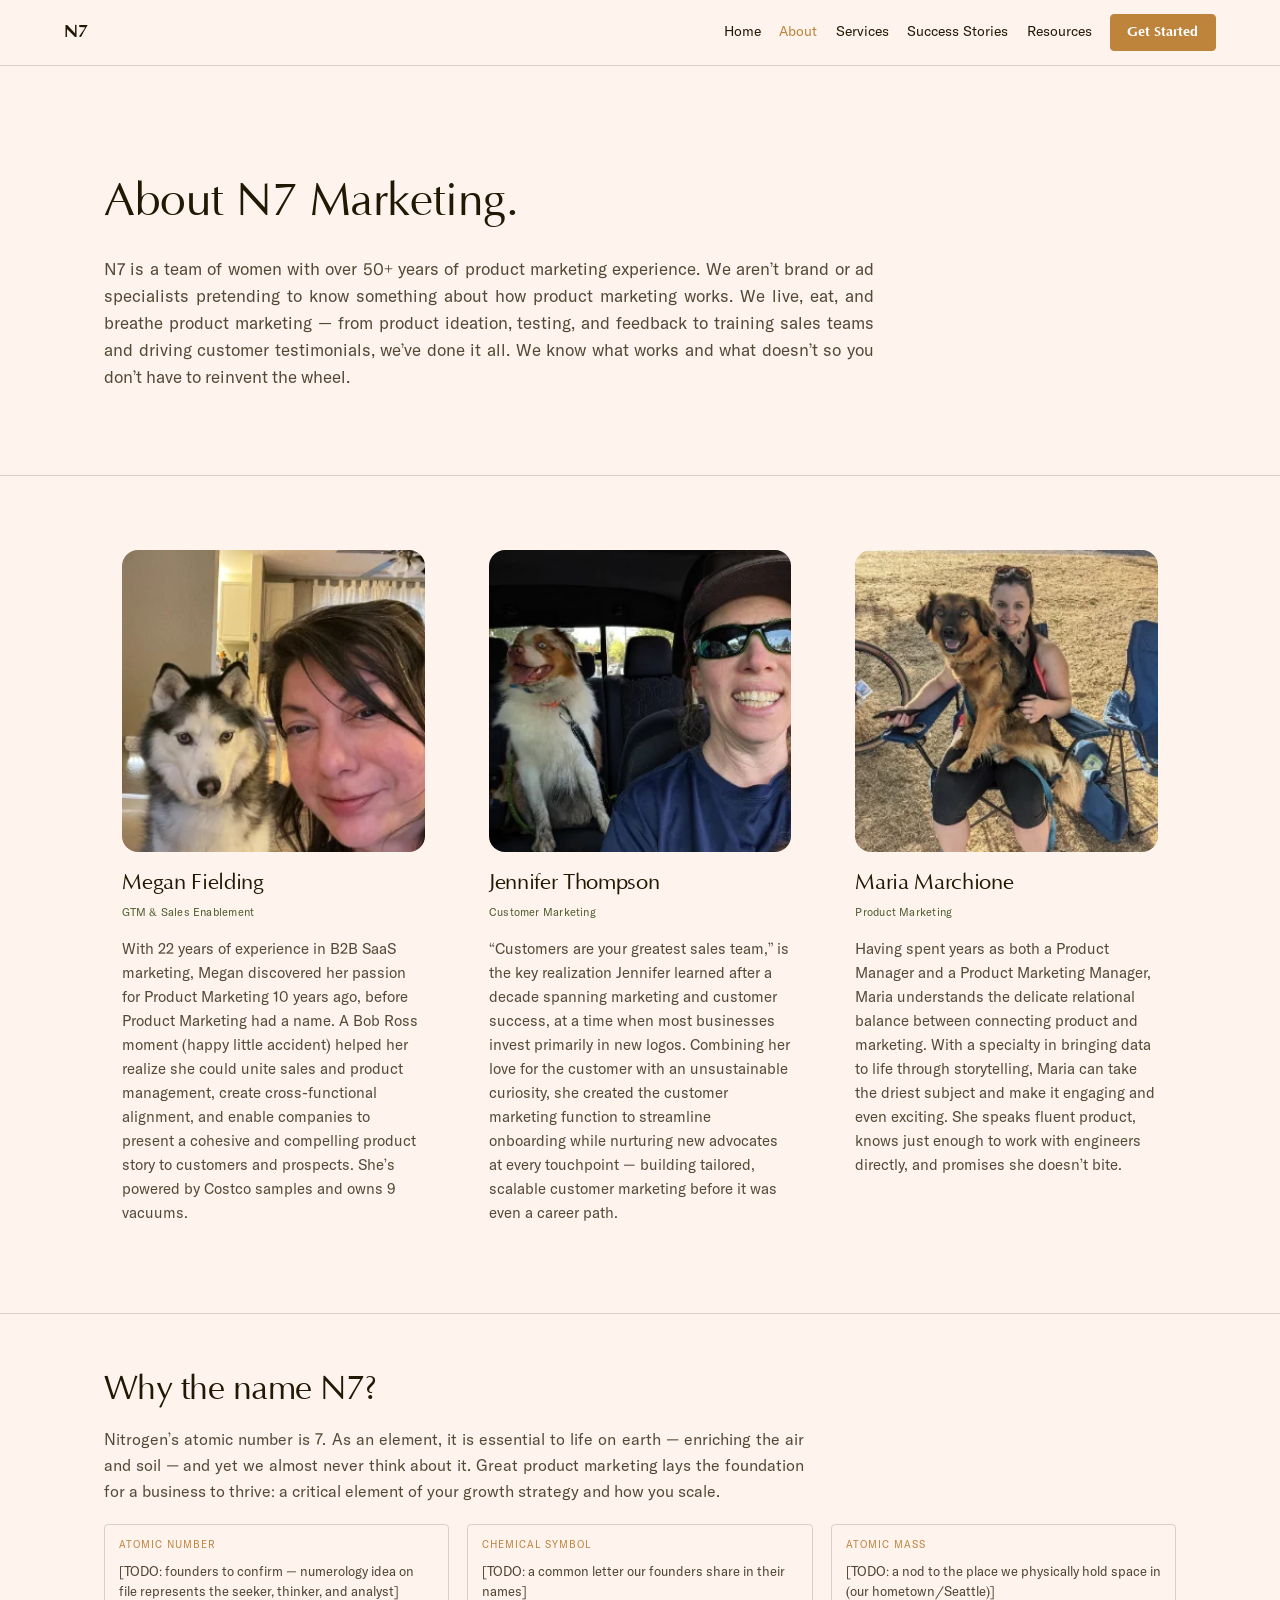
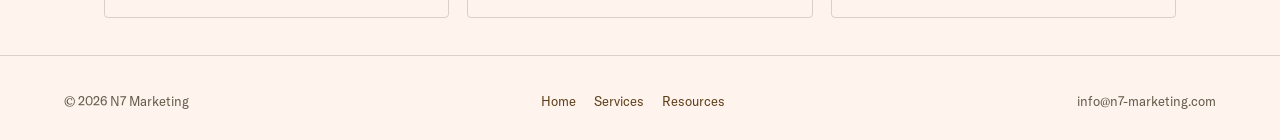
<file: About.html>
<!DOCTYPE html>
<html lang="en"><head>
<meta charset="utf-8">
<meta name="viewport" content="width=device-width, initial-scale=1">
<title>About | N7 Marketing</title>
<link rel="stylesheet" href="./_ds/classical-64070505-8539-4eda-b941-bf1b215d6e6f/styles.css">
<style>
@media (max-width:900px){
  .nav{flex-wrap:wrap;row-gap:8px}
  .mq-grid-3{grid-template-columns:repeat(2,1fr) !important}
}
@media (max-width:600px){
  h1{white-space:normal !important}
  .mq-grid-3{grid-template-columns:1fr !important}
}
body{margin:0}
a{color:var(--color-accent-700);text-decoration:none}
a:hover{color:var(--color-accent)}
@keyframes caretBlink{0%,49%{opacity:1}50%,100%{opacity:0}}
@keyframes marquee{0%{transform:translateX(0)}100%{transform:translateX(-50%)}}
@keyframes blobDrift{0%,100%{transform:translate(-50%,-50%) scale(1) rotate(0deg)}50%{transform:translate(-50%,-50%) scale(1.12) rotate(4deg)}}
@keyframes archFloat{0%,100%{transform:translateY(0) rotate(0deg)}50%{transform:translateY(-14px) rotate(1.5deg)}}
.logo-hover{transition:transform .25s ease}
.logo-hover:hover{transform:scale(1.12)}
.tag-hover:hover{background-color:color-mix(in srgb, var(--color-accent) 18%, transparent) !important}
.card-hover:hover{transform:scale(1.03) !important;background-color:color-mix(in srgb, var(--color-accent) 12%, transparent) !important}
.stage-card:hover{transform:scale(1.06) !important}
.services-toggle:hover, .btn:hover{transform:scale(1.05)}

@font-face{font-family:'Optima';src:url('./fonts/Optima-Regular.ttf') format('truetype');font-weight:400;font-style:normal;font-display:swap}
@font-face{font-family:'Optima';src:url('./fonts/Optima-Italic.ttf') format('truetype');font-weight:400;font-style:italic;font-display:swap}
@font-face{font-family:'Optima';src:url('./fonts/Optima-Medium.ttf') format('truetype');font-weight:500;font-style:normal;font-display:swap}
@font-face{font-family:'Optima';src:url('./fonts/Optima-Bold.ttf') format('truetype');font-weight:700;font-style:normal;font-display:swap}
:root{--font-heading:'Optima', 'Cormorant Garamond', serif}
@font-face{font-family:'GT America';src:url('./fonts/GTAmerica-Light.otf') format('opentype');font-weight:300;font-style:normal;font-display:swap}
@font-face{font-family:'GT America';src:url('./fonts/GTAmerica-LightItalic.otf') format('opentype');font-weight:300;font-style:italic;font-display:swap}
@font-face{font-family:'GT America';src:url('./fonts/GTAmerica-Regular.otf') format('opentype');font-weight:400;font-style:normal;font-display:swap}
@font-face{font-family:'GT America';src:url('./fonts/GTAmerica-RegularItalic.otf') format('opentype');font-weight:400;font-style:italic;font-display:swap}
@font-face{font-family:'GT America';src:url('./fonts/GTAmerica-Medium.otf') format('opentype');font-weight:500;font-style:normal;font-display:swap}
@font-face{font-family:'GT America';src:url('./fonts/GTAmerica-MediumItalic.otf') format('opentype');font-weight:500;font-style:italic;font-display:swap}
@font-face{font-family:'GT America';src:url('./fonts/GTAmerica-Bold.otf') format('opentype');font-weight:700;font-style:normal;font-display:swap}
@font-face{font-family:'GT America';src:url('./fonts/GTAmerica-BoldItalic.otf') format('opentype');font-weight:700;font-style:italic;font-display:swap}
@font-face{font-family:'GT America';src:url('./fonts/GTAmerica-Black.otf') format('opentype');font-weight:900;font-style:normal;font-display:swap}
@font-face{font-family:'GT America';src:url('./fonts/GTAmerica-BlackItalic.otf') format('opentype');font-weight:900;font-style:italic;font-display:swap}
:root{--font-body:'GT America', 'Lora', serif}
</style>
</head>
<body>
<nav class="nav" style="padding-inline:clamp(20px,5vw,72px)">
  <span class="nav-brand">N7</span>
  <a href="./index.html">Home</a>
  <a href="./About.html" aria-current="page">About</a>
  <a href="./Services.html">Services</a>
  <a href="./Testimonials.html">Success Stories</a>
  <a href="./Resources.html">Resources</a>
  <a href="./GetStarted.html" class="btn btn-primary" style="background:var(--color-accent);color:white" onmouseover="this.style.background='transparent';this.style.color='var(--color-accent)';this.style.borderColor='var(--color-accent)'" onmouseout="this.style.background='var(--color-accent)';this.style.color='white';this.style.borderColor=''">Get Started</a>
</nav>

<section style="max-width:1200px;margin:0 auto;padding:calc(3*var(--space-8)) clamp(20px,5vw,72px) var(--space-8)">
  <h1 style="font-family:var(--font-heading);font-weight:400;font-size:clamp(22px,3.6vw,48px);line-height:1.15;letter-spacing:-0.01em;margin:0 0 var(--space-6)">About N7 Marketing.</h1>
  <p style="font-family:var(--font-body);font-size:17px;line-height:1.6;max-width:70ch;text-align:justify;color:color-mix(in srgb, var(--color-text) 78%, transparent);margin:var(--space-3) 0 var(--space-6)">N7 is a team of women with over 50+ years of product marketing experience. We aren&rsquo;t brand or ad specialists pretending to know something about how product marketing works. We live, eat, and breathe product marketing &mdash; from product ideation, testing, and feedback to training sales teams and driving customer testimonials, we&rsquo;ve done it all. We know what works and what doesn&rsquo;t so you don&rsquo;t have to reinvent the wheel.</p>
</section>

<hr class="hr">

<section style="max-width:1200px;margin:0 auto;padding:var(--space-8) clamp(20px,5vw,72px)">
  <div class="mq-grid-3" style="display:grid;grid-template-columns:repeat(3,1fr);gap:var(--space-6)">
    <div class="card-hover" style="border-radius:12px;padding:var(--space-4);transition:transform 0.3s ease,background-color 0.3s ease">
      <figure style="margin:0 0 var(--space-4);border-radius:16px;overflow:hidden">
        <img src="./uploads/about-megan.webp" alt="Megan Fielding" style="width:100%;aspect-ratio:1/1;object-fit:cover;display:block">
      </figure>
      <h3 style="font-family:var(--font-heading);font-weight:400;font-size:22px;margin:0 0 var(--space-1)">Megan Fielding</h3>
      <div class="tag" style="background:transparent;color:color-mix(in oklch, #a0bf64 60%, black);margin-bottom:var(--space-3);padding-left:0">GTM &amp; Sales Enablement</div>
      <p style="font-family:var(--font-body);font-size:15px;line-height:1.6;color:color-mix(in srgb, var(--color-text) 78%, transparent)">With 22 years of experience in B2B SaaS marketing, Megan discovered her passion for Product Marketing 10 years ago, before Product Marketing had a name. A Bob Ross moment (happy little accident) helped her realize she could unite sales and product management, create cross-functional alignment, and enable companies to present a cohesive and compelling product story to customers and prospects. She&rsquo;s powered by Costco samples and owns 9 vacuums.</p>
    </div>
    <div class="card-hover" style="border-radius:12px;padding:var(--space-4);transition:transform 0.3s ease,background-color 0.3s ease">
      <figure style="margin:0 0 var(--space-4);border-radius:16px;overflow:hidden">
        <img src="./uploads/about-jennifer.webp" alt="Jennifer Thompson" style="width:100%;aspect-ratio:1/1;object-fit:cover;display:block">
      </figure>
      <h3 style="font-family:var(--font-heading);font-weight:400;font-size:22px;margin:0 0 var(--space-1)">Jennifer Thompson</h3>
      <div class="tag" style="background:transparent;color:color-mix(in oklch, #a0bf64 60%, black);margin-bottom:var(--space-3);padding-left:0">Customer Marketing</div>
      <p style="font-family:var(--font-body);font-size:15px;line-height:1.6;color:color-mix(in srgb, var(--color-text) 78%, transparent)">&ldquo;Customers are your greatest sales team,&rdquo; is the key realization Jennifer learned after a decade spanning marketing and customer success, at a time when most businesses invest primarily in new logos. Combining her love for the customer with an unsustainable curiosity, she created the customer marketing function to streamline onboarding while nurturing new advocates at every touchpoint &mdash; building tailored, scalable customer marketing before it was even a career path.</p>
    </div>
    <div class="card-hover" style="border-radius:12px;padding:var(--space-4);transition:transform 0.3s ease,background-color 0.3s ease">
      <figure style="margin:0 0 var(--space-4);border-radius:16px;overflow:hidden">
        <img src="./uploads/about-maria.webp" alt="Maria Marchione" style="width:100%;aspect-ratio:1/1;object-fit:cover;display:block">
      </figure>
      <h3 style="font-family:var(--font-heading);font-weight:400;font-size:22px;margin:0 0 var(--space-1)">Maria Marchione</h3>
      <div class="tag" style="background:transparent;color:color-mix(in oklch, #a0bf64 60%, black);margin-bottom:var(--space-3);padding-left:0">Product Marketing</div>
      <p style="font-family:var(--font-body);font-size:15px;line-height:1.6;color:color-mix(in srgb, var(--color-text) 78%, transparent)">Having spent years as both a Product Manager and a Product Marketing Manager, Maria understands the delicate relational balance between connecting product and marketing. With a specialty in bringing data to life through storytelling, Maria can take the driest subject and make it engaging and even exciting. She speaks fluent product, knows just enough to work with engineers directly, and promises she doesn&rsquo;t bite.</p>
    </div>
  </div>
</section>

<hr class="hr">

<section style="max-width:1200px;margin:0 auto;padding:var(--space-8) clamp(20px,5vw,72px)">
  <h2 style="font-family:var(--font-heading);font-weight:400;font-size:clamp(26px,3vw,34px);line-height:1.2;margin:0 0 var(--space-4)">Why the name N7?</h2>
  <p style="font-family:var(--font-body);font-size:16px;line-height:1.6;max-width:70ch;text-align:justify;color:color-mix(in srgb, var(--color-text) 78%, transparent);margin:0 0 var(--space-4)">Nitrogen&rsquo;s atomic number is 7. As an element, it is essential to life on earth &mdash; enriching the air and soil &mdash; and yet we almost never think about it. Great product marketing lays the foundation for a business to thrive: a critical element of your growth strategy and how you scale.</p>
  <div class="mq-grid-3" style="display:grid;grid-template-columns:repeat(3,1fr);gap:var(--space-4);margin-top:var(--space-4)">
    <div class="card">
      <div class="card-kicker">Atomic number</div>
      <p class="card-body">[TODO: founders to confirm &mdash; numerology idea on file represents the seeker, thinker, and analyst]</p>
    </div>
    <div class="card">
      <div class="card-kicker">Chemical symbol</div>
      <p class="card-body">[TODO: a common letter our founders share in their names]</p>
    </div>
    <div class="card">
      <div class="card-kicker">Atomic mass</div>
      <p class="card-body">[TODO: a nod to the place we physically hold space in (our hometown/Seattle)]</p>
    </div>
  </div>
</section>

<footer style="padding:var(--space-8) clamp(20px,5vw,72px) var(--space-6);border-top:1px solid var(--color-divider);display:flex;justify-content:space-between;flex-wrap:wrap;gap:var(--space-4);font-family:var(--font-body);font-size:13px;color:color-mix(in srgb, var(--color-text) 70%, transparent)">
  <span>© 2026 N7 Marketing</span>
  <div style="display:flex;gap:var(--space-4)"><a href="./index.html">Home</a><a href="./Services.html">Services</a><a href="./Resources.html">Resources</a></div>
  <span>info@n7-marketing.com</span>
</footer>
</body></html>
</file>
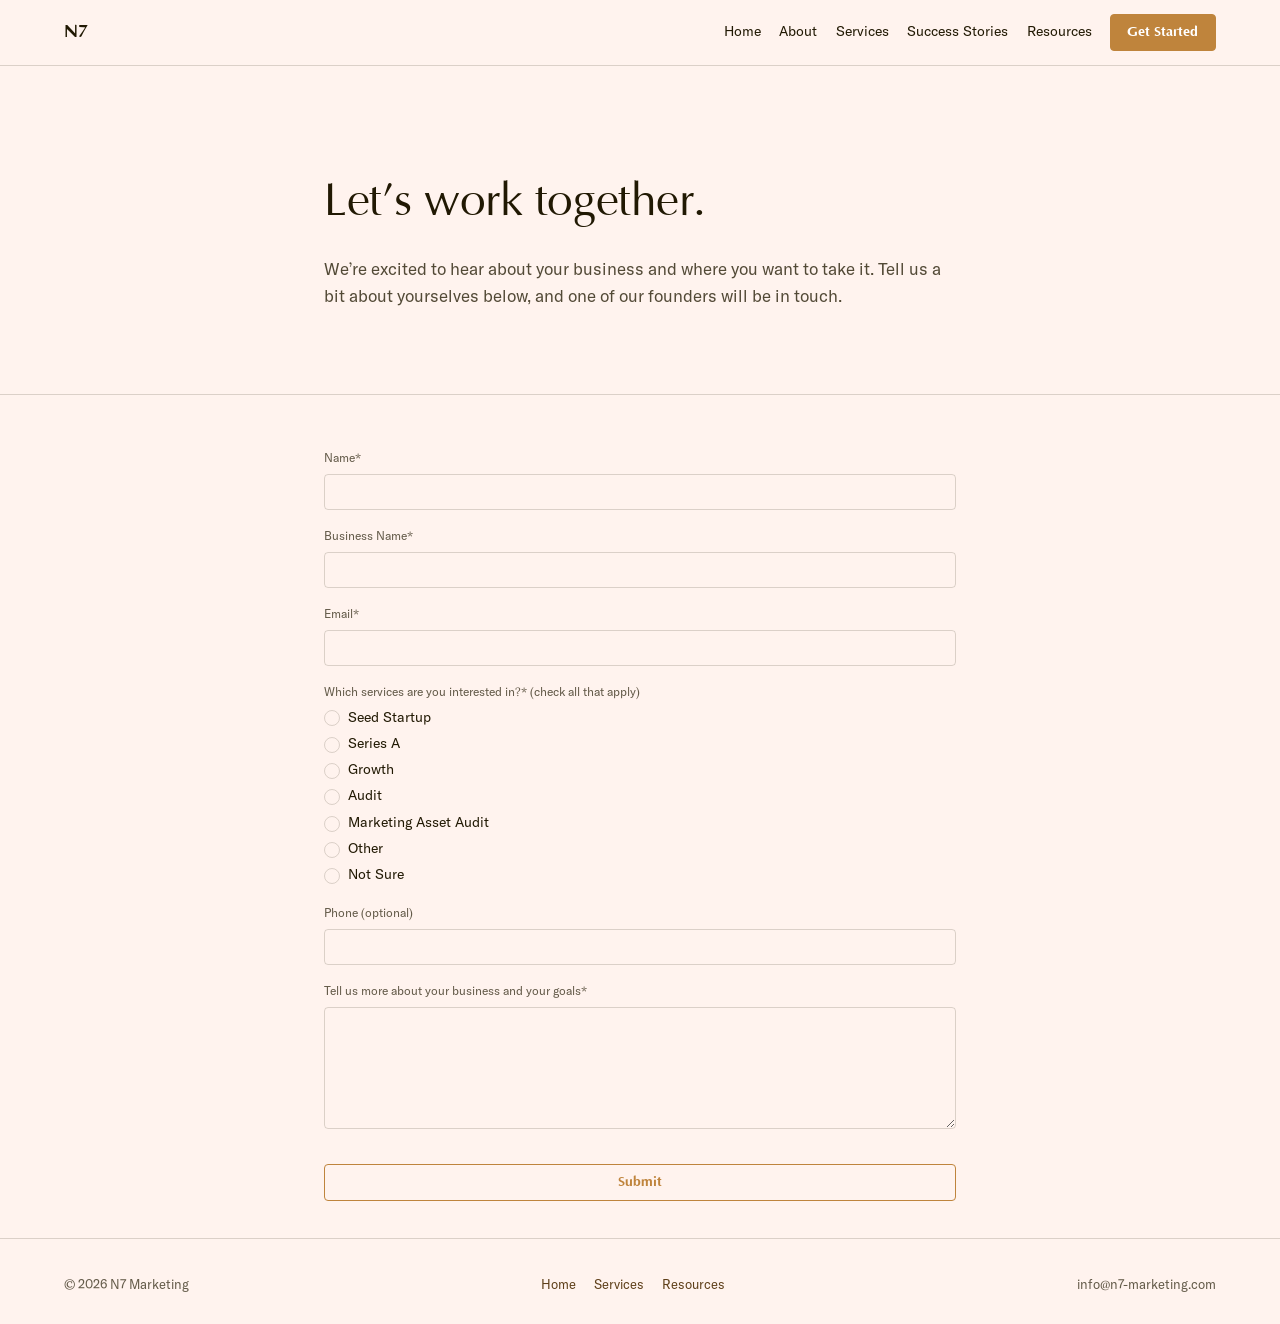
<file: GetStarted.html>
<!DOCTYPE html>
<html lang="en"><head>
<meta charset="utf-8">
<meta name="viewport" content="width=device-width, initial-scale=1">
<title>Get Started | N7 Marketing</title>
<link rel="stylesheet" href="./_ds/classical-64070505-8539-4eda-b941-bf1b215d6e6f/styles.css">
<style>
@media (max-width:900px){
  .nav{flex-wrap:wrap;row-gap:8px}
}
@media (max-width:600px){
  h1{white-space:normal !important}
}
body{margin:0}
a{color:var(--color-accent-700);text-decoration:none}
a:hover{color:var(--color-accent)}
@keyframes caretBlink{0%,49%{opacity:1}50%,100%{opacity:0}}
@keyframes marquee{0%{transform:translateX(0)}100%{transform:translateX(-50%)}}
@keyframes blobDrift{0%,100%{transform:translate(-50%,-50%) scale(1) rotate(0deg)}50%{transform:translate(-50%,-50%) scale(1.12) rotate(4deg)}}
@keyframes archFloat{0%,100%{transform:translateY(0) rotate(0deg)}50%{transform:translateY(-14px) rotate(1.5deg)}}
.logo-hover{transition:transform .25s ease}
.logo-hover:hover{transform:scale(1.12)}
.tag-hover:hover{background-color:color-mix(in srgb, var(--color-accent) 18%, transparent) !important}
.card-hover:hover{transform:scale(1.03) !important;background-color:color-mix(in srgb, var(--color-accent) 12%, transparent) !important}
.stage-card:hover{transform:scale(1.06) !important}
.services-toggle:hover, .btn:hover{transform:scale(1.05)}

@font-face{font-family:'Optima';src:url('./fonts/Optima-Regular.ttf') format('truetype');font-weight:400;font-style:normal;font-display:swap}
@font-face{font-family:'Optima';src:url('./fonts/Optima-Italic.ttf') format('truetype');font-weight:400;font-style:italic;font-display:swap}
@font-face{font-family:'Optima';src:url('./fonts/Optima-Medium.ttf') format('truetype');font-weight:500;font-style:normal;font-display:swap}
@font-face{font-family:'Optima';src:url('./fonts/Optima-Bold.ttf') format('truetype');font-weight:700;font-style:normal;font-display:swap}
:root{--font-heading:'Optima', 'Cormorant Garamond', serif}
@font-face{font-family:'GT America';src:url('./fonts/GTAmerica-Light.otf') format('opentype');font-weight:300;font-style:normal;font-display:swap}
@font-face{font-family:'GT America';src:url('./fonts/GTAmerica-LightItalic.otf') format('opentype');font-weight:300;font-style:italic;font-display:swap}
@font-face{font-family:'GT America';src:url('./fonts/GTAmerica-Regular.otf') format('opentype');font-weight:400;font-style:normal;font-display:swap}
@font-face{font-family:'GT America';src:url('./fonts/GTAmerica-RegularItalic.otf') format('opentype');font-weight:400;font-style:italic;font-display:swap}
@font-face{font-family:'GT America';src:url('./fonts/GTAmerica-Medium.otf') format('opentype');font-weight:500;font-style:normal;font-display:swap}
@font-face{font-family:'GT America';src:url('./fonts/GTAmerica-MediumItalic.otf') format('opentype');font-weight:500;font-style:italic;font-display:swap}
@font-face{font-family:'GT America';src:url('./fonts/GTAmerica-Bold.otf') format('opentype');font-weight:700;font-style:normal;font-display:swap}
@font-face{font-family:'GT America';src:url('./fonts/GTAmerica-BoldItalic.otf') format('opentype');font-weight:700;font-style:italic;font-display:swap}
@font-face{font-family:'GT America';src:url('./fonts/GTAmerica-Black.otf') format('opentype');font-weight:900;font-style:normal;font-display:swap}
@font-face{font-family:'GT America';src:url('./fonts/GTAmerica-BlackItalic.otf') format('opentype');font-weight:900;font-style:italic;font-display:swap}
:root{--font-body:'GT America', 'Lora', serif}
</style>
</head>
<body>
<nav class="nav" style="padding-inline:clamp(20px,5vw,72px)">
  <span class="nav-brand">N7</span>
  <a href="./index.html">Home</a>
  <a href="./About.html">About</a>
  <a href="./Services.html">Services</a>
  <a href="./Testimonials.html">Success Stories</a>
  <a href="./Resources.html">Resources</a>
  <a href="./GetStarted.html" class="btn btn-primary" style="background:var(--color-accent);color:white" onmouseover="this.style.background='transparent';this.style.color='var(--color-accent)';this.style.borderColor='var(--color-accent)'" onmouseout="this.style.background='var(--color-accent)';this.style.color='white';this.style.borderColor=''">Get Started</a>
</nav>

<section style="max-width:760px;margin:0 auto;padding:calc(3*var(--space-8)) clamp(20px,5vw,72px) var(--space-8)">
  <h1 style="font-family:var(--font-heading);font-weight:400;font-size:clamp(22px,3.6vw,48px);line-height:1.15;letter-spacing:-0.01em;margin:0 0 var(--space-6)">Let&rsquo;s work together.</h1>
  <p style="font-family:var(--font-body);font-size:17px;line-height:1.6;color:color-mix(in srgb, var(--color-text) 78%, transparent);margin:var(--space-3) 0 var(--space-6)">We&rsquo;re excited to hear about your business and where you want to take it. Tell us a bit about yourselves below, and one of our founders will be in touch.</p>
</section>

<hr class="hr">

<section style="max-width:760px;margin:0 auto;padding:var(--space-8) clamp(20px,5vw,72px)">
  <div id="gs-thankyou" class="card elev-sm" style="display:none">
    <div class="card-title">Thank you for reaching out.</div>
    <p class="card-body">We will be in touch with the email provided shortly. If you have any questions or concerns in the meantime, feel free to contact us directly at <a href="mailto:info@n7-marketing.com">info@n7-marketing.com</a>.</p>
  </div>
  <!-- NOTE FOR WORDPRESS/GITHUB PAGES: replace this <form> with your form plugin/service (e.g. Formspree, Netlify Forms, Contact Form 7) wired to the same fields to receive real submissions. -->
  <form id="gs-form" style="display:grid;gap:var(--space-4)" onsubmit="document.getElementById('gs-form').style.display='none';document.getElementById('gs-thankyou').style.display='block';return false;">
    <div class="field">
      <label for="gs-name">Name*</label>
      <input class="input" id="gs-name" name="name" required>
    </div>
    <div class="field">
      <label for="gs-business">Business Name*</label>
      <input class="input" id="gs-business" name="business" required>
    </div>
    <div class="field">
      <label for="gs-email">Email*</label>
      <input class="input" id="gs-email" name="email" type="email" required>
    </div>
    <div class="field">
      <label id="gs-services-label">Which services are you interested in?* (check all that apply)</label>
      <div style="display:grid;gap:var(--space-1)" role="group" aria-labelledby="gs-services-label">
        <label class="radio"><input type="checkbox" name="services" value="Seed Startup"><span class="dot"></span>Seed Startup</label>
        <label class="radio"><input type="checkbox" name="services" value="Series A"><span class="dot"></span>Series A</label>
        <label class="radio"><input type="checkbox" name="services" value="Growth"><span class="dot"></span>Growth</label>
        <label class="radio"><input type="checkbox" name="services" value="Audit"><span class="dot"></span>Audit</label>
        <label class="radio"><input type="checkbox" name="services" value="Marketing Asset Audit"><span class="dot"></span>Marketing Asset Audit</label>
        <label class="radio"><input type="checkbox" name="services" value="Other"><span class="dot"></span>Other</label>
        <label class="radio"><input type="checkbox" name="services" value="Not Sure"><span class="dot"></span>Not Sure</label>
      </div>
    </div>
    <div class="field">
      <label for="gs-phone">Phone (optional)</label>
      <input class="input" id="gs-phone" name="phone">
    </div>
    <div class="field">
      <label for="gs-more">Tell us more about your business and your goals*</label>
      <textarea class="input" id="gs-more" name="more" rows="5" required></textarea>
    </div>
    <button type="submit" class="btn btn-primary btn-block" style="color:var(--color-accent);border-color:var(--color-accent)">Submit</button>
  </form>
</section>

<footer style="padding:var(--space-8) clamp(20px,5vw,72px) var(--space-6);border-top:1px solid var(--color-divider);display:flex;justify-content:space-between;flex-wrap:wrap;gap:var(--space-4);font-family:var(--font-body);font-size:13px;color:color-mix(in srgb, var(--color-text) 70%, transparent)">
  <span>© 2026 N7 Marketing</span>
  <div style="display:flex;gap:var(--space-4)"><a href="./index.html">Home</a><a href="./Services.html">Services</a><a href="./Resources.html">Resources</a></div>
  <span>info@n7-marketing.com</span>
</footer>
</body></html>
</file>
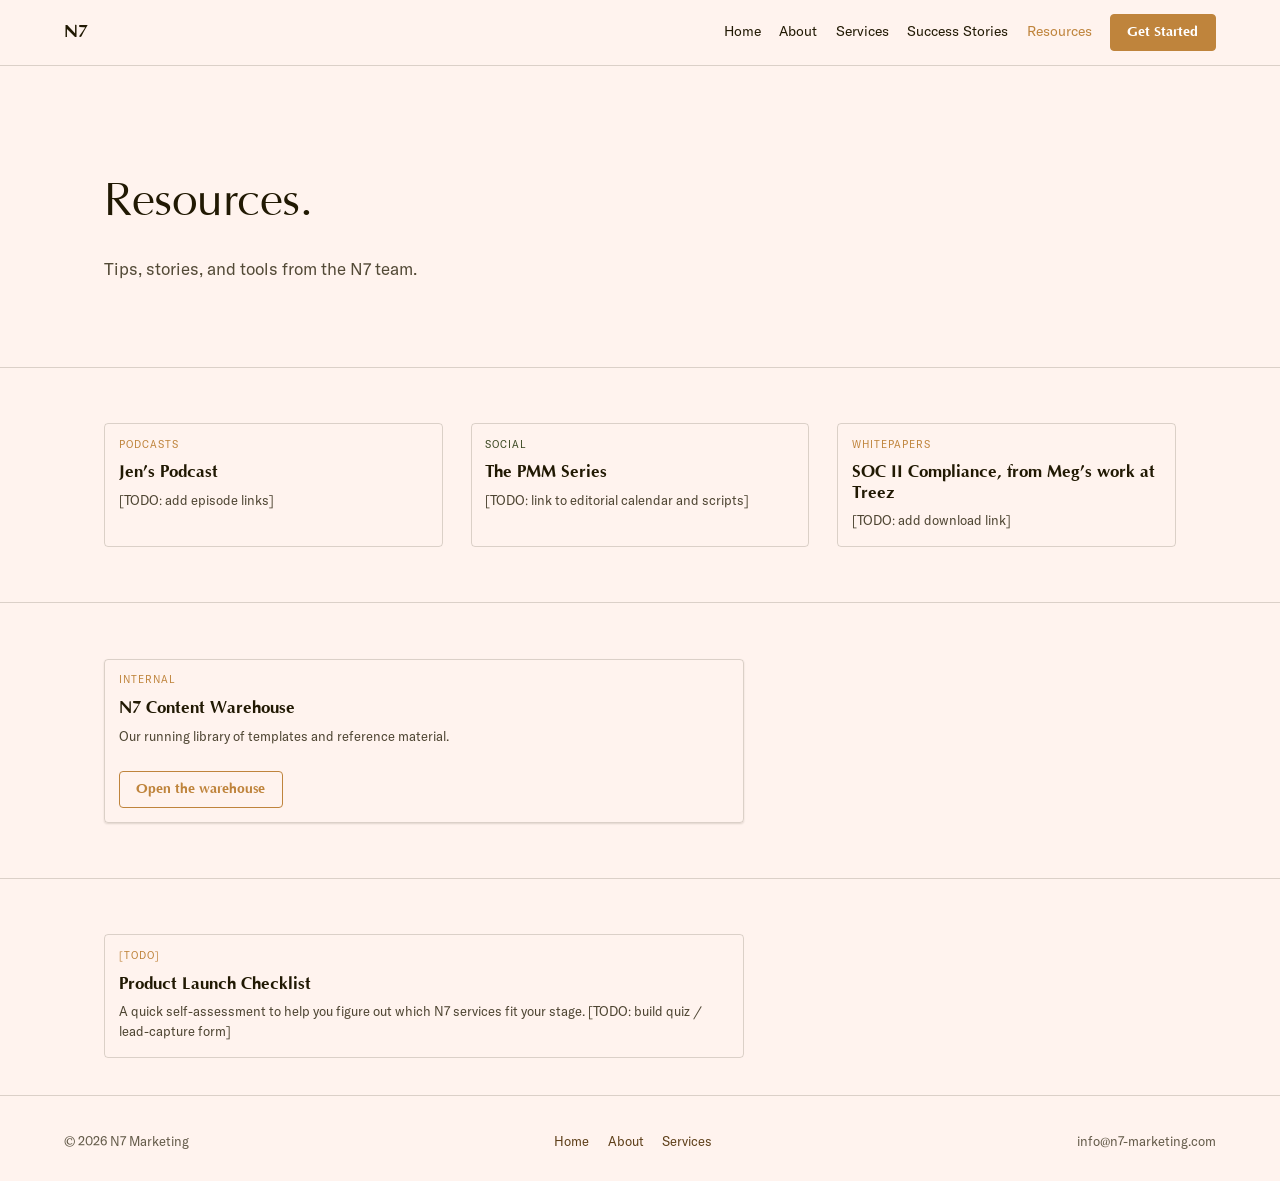
<file: Resources.html>
<!DOCTYPE html>
<html lang="en"><head>
<meta charset="utf-8">
<meta name="viewport" content="width=device-width, initial-scale=1">
<title>Resources | N7 Marketing</title>
<link rel="stylesheet" href="./_ds/classical-64070505-8539-4eda-b941-bf1b215d6e6f/styles.css">
<style>
@media (max-width:900px){
  .nav{flex-wrap:wrap;row-gap:8px}
  .mq-grid-3{grid-template-columns:repeat(2,1fr) !important}
}
@media (max-width:600px){
  h1{white-space:normal !important}
  .mq-grid-3{grid-template-columns:1fr !important}
}
body{margin:0}
a{color:var(--color-accent-700);text-decoration:none}
a:hover{color:var(--color-accent)}
@keyframes caretBlink{0%,49%{opacity:1}50%,100%{opacity:0}}
@keyframes marquee{0%{transform:translateX(0)}100%{transform:translateX(-50%)}}
@keyframes blobDrift{0%,100%{transform:translate(-50%,-50%) scale(1) rotate(0deg)}50%{transform:translate(-50%,-50%) scale(1.12) rotate(4deg)}}
@keyframes archFloat{0%,100%{transform:translateY(0) rotate(0deg)}50%{transform:translateY(-14px) rotate(1.5deg)}}
.logo-hover{transition:transform .25s ease}
.logo-hover:hover{transform:scale(1.12)}
.tag-hover:hover{background-color:color-mix(in srgb, var(--color-accent) 18%, transparent) !important}
.card-hover:hover{transform:scale(1.03) !important;background-color:color-mix(in srgb, var(--color-accent) 12%, transparent) !important}
.stage-card:hover{transform:scale(1.06) !important}
.services-toggle:hover, .btn:hover{transform:scale(1.05)}

@font-face{font-family:'Optima';src:url('./fonts/Optima-Regular.ttf') format('truetype');font-weight:400;font-style:normal;font-display:swap}
@font-face{font-family:'Optima';src:url('./fonts/Optima-Italic.ttf') format('truetype');font-weight:400;font-style:italic;font-display:swap}
@font-face{font-family:'Optima';src:url('./fonts/Optima-Medium.ttf') format('truetype');font-weight:500;font-style:normal;font-display:swap}
@font-face{font-family:'Optima';src:url('./fonts/Optima-Bold.ttf') format('truetype');font-weight:700;font-style:normal;font-display:swap}
:root{--font-heading:'Optima', 'Cormorant Garamond', serif}
@font-face{font-family:'GT America';src:url('./fonts/GTAmerica-Light.otf') format('opentype');font-weight:300;font-style:normal;font-display:swap}
@font-face{font-family:'GT America';src:url('./fonts/GTAmerica-LightItalic.otf') format('opentype');font-weight:300;font-style:italic;font-display:swap}
@font-face{font-family:'GT America';src:url('./fonts/GTAmerica-Regular.otf') format('opentype');font-weight:400;font-style:normal;font-display:swap}
@font-face{font-family:'GT America';src:url('./fonts/GTAmerica-RegularItalic.otf') format('opentype');font-weight:400;font-style:italic;font-display:swap}
@font-face{font-family:'GT America';src:url('./fonts/GTAmerica-Medium.otf') format('opentype');font-weight:500;font-style:normal;font-display:swap}
@font-face{font-family:'GT America';src:url('./fonts/GTAmerica-MediumItalic.otf') format('opentype');font-weight:500;font-style:italic;font-display:swap}
@font-face{font-family:'GT America';src:url('./fonts/GTAmerica-Bold.otf') format('opentype');font-weight:700;font-style:normal;font-display:swap}
@font-face{font-family:'GT America';src:url('./fonts/GTAmerica-BoldItalic.otf') format('opentype');font-weight:700;font-style:italic;font-display:swap}
@font-face{font-family:'GT America';src:url('./fonts/GTAmerica-Black.otf') format('opentype');font-weight:900;font-style:normal;font-display:swap}
@font-face{font-family:'GT America';src:url('./fonts/GTAmerica-BlackItalic.otf') format('opentype');font-weight:900;font-style:italic;font-display:swap}
:root{--font-body:'GT America', 'Lora', serif}
</style>
</head>
<body>
<nav class="nav" style="padding-inline:clamp(20px,5vw,72px)">
  <span class="nav-brand">N7</span>
  <a href="./index.html">Home</a>
  <a href="./About.html">About</a>
  <a href="./Services.html">Services</a>
  <a href="./Testimonials.html">Success Stories</a>
  <a href="./Resources.html" aria-current="page">Resources</a>
  <a href="./GetStarted.html" class="btn btn-primary" style="background:var(--color-accent);color:white" onmouseover="this.style.background='transparent';this.style.color='var(--color-accent)';this.style.borderColor='var(--color-accent)'" onmouseout="this.style.background='var(--color-accent)';this.style.color='white';this.style.borderColor=''">Get Started</a>
</nav>

<section style="max-width:1200px;margin:0 auto;padding:calc(3*var(--space-8)) clamp(20px,5vw,72px) var(--space-8)">
  <h1 style="font-family:var(--font-heading);font-weight:400;font-size:clamp(22px,3.6vw,48px);line-height:1.15;letter-spacing:-0.01em;margin:0 0 var(--space-6)">Resources.</h1>
  <p style="font-family:var(--font-body);font-size:17px;line-height:1.6;max-width:60ch;color:color-mix(in srgb, var(--color-text) 78%, transparent);margin:var(--space-3) 0 var(--space-6)">Tips, stories, and tools from the N7 team.</p>
</section>

<hr class="hr">

<section style="max-width:1200px;margin:0 auto;padding:var(--space-8) clamp(20px,5vw,72px)">
  <div class="mq-grid-3" style="display:grid;grid-template-columns:repeat(3,1fr);gap:var(--space-6)">
    <div class="card">
      <div class="card-kicker" style="color:var(--color-accent)">Podcasts</div>
      <div class="card-title">Jen&rsquo;s Podcast</div>
      <p class="card-body">[TODO: add episode links]</p>
    </div>
    <div class="card">
      <div class="card-kicker" style="color:color-mix(in oklch, #a0bf64 50%, black)">Social</div>
      <div class="card-title">The PMM Series</div>
      <p class="card-body">[TODO: link to editorial calendar and scripts]</p>
    </div>
    <div class="card">
      <div class="card-kicker">Whitepapers</div>
      <div class="card-title">SOC II Compliance, from Meg&rsquo;s work at Treez</div>
      <p class="card-body">[TODO: add download link]</p>
    </div>
  </div>
</section>

<hr class="hr">

<section style="max-width:1200px;margin:0 auto;padding:var(--space-8) clamp(20px,5vw,72px)">
  <div class="card elev-sm" style="max-width:640px">
    <div class="card-kicker">Internal</div>
    <div class="card-title">N7 Content Warehouse</div>
    <p class="card-body">Our running library of templates and reference material.</p>
    <a class="btn btn-secondary" href="https://docs.google.com/spreadsheets/d/1uHN7JO-uo7H9ORWedEWQNh_V3LBpMrH9KhvWQiGDPV8/edit?gid=0#gid=0" target="_blank" rel="noopener" style="display:inline-block;align-self:flex-start;margin-top:var(--space-3);color:var(--color-accent);border-color:var(--color-accent)" onmouseover="this.style.background='color-mix(in srgb, var(--color-accent) 12%, transparent)'" onmouseout="this.style.background=''">Open the warehouse</a>
  </div>
</section>

<hr class="hr">

<section style="max-width:1200px;margin:0 auto;padding:var(--space-8) clamp(20px,5vw,72px)">
  <div class="card" style="max-width:640px">
    <div class="card-kicker">[TODO]</div>
    <div class="card-title">Product Launch Checklist</div>
    <p class="card-body">A quick self-assessment to help you figure out which N7 services fit your stage. [TODO: build quiz / lead-capture form]</p>
  </div>
</section>

<footer style="padding:var(--space-8) clamp(20px,5vw,72px) var(--space-6);border-top:1px solid var(--color-divider);display:flex;justify-content:space-between;flex-wrap:wrap;gap:var(--space-4);font-family:var(--font-body);font-size:13px;color:color-mix(in srgb, var(--color-text) 70%, transparent)">
  <span>© 2026 N7 Marketing</span>
  <div style="display:flex;gap:var(--space-4)"><a href="./index.html">Home</a><a href="./About.html">About</a><a href="./Services.html">Services</a></div>
  <span>info@n7-marketing.com</span>
</footer>
</body></html>
</file>
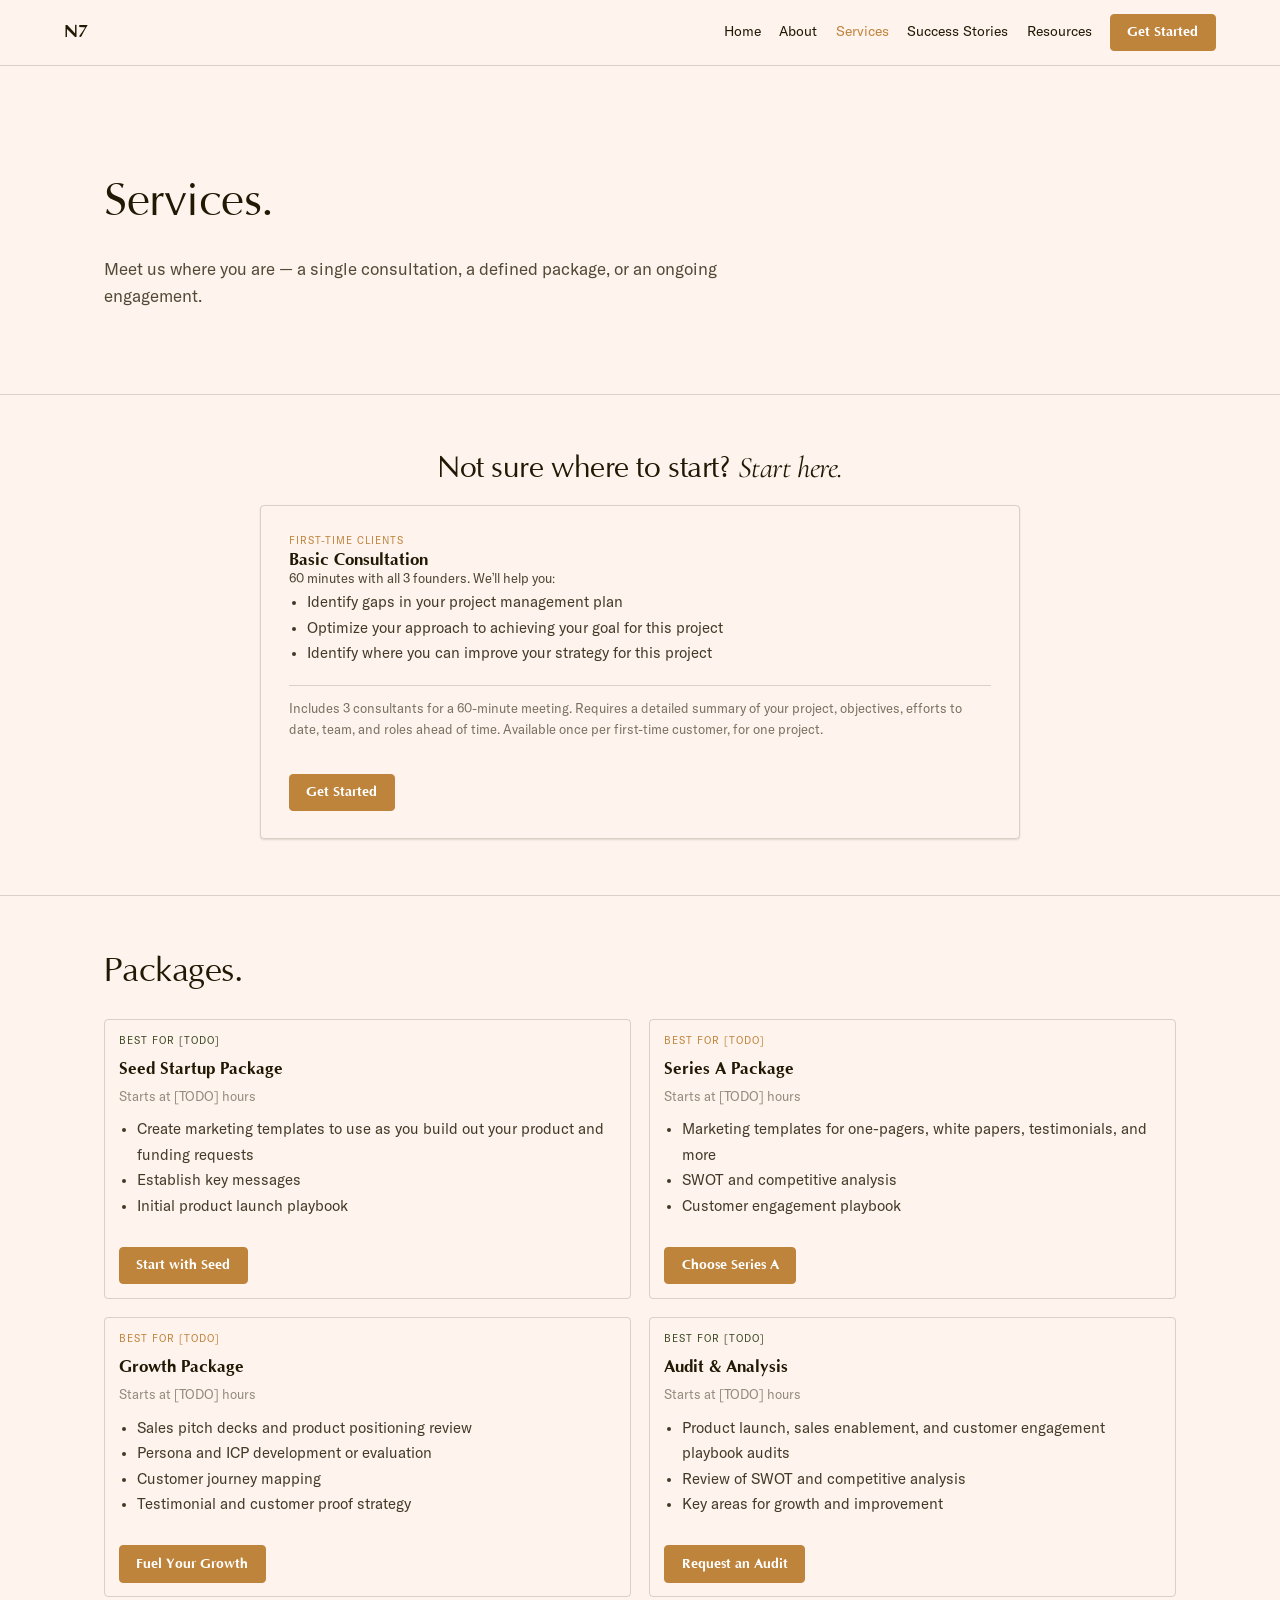
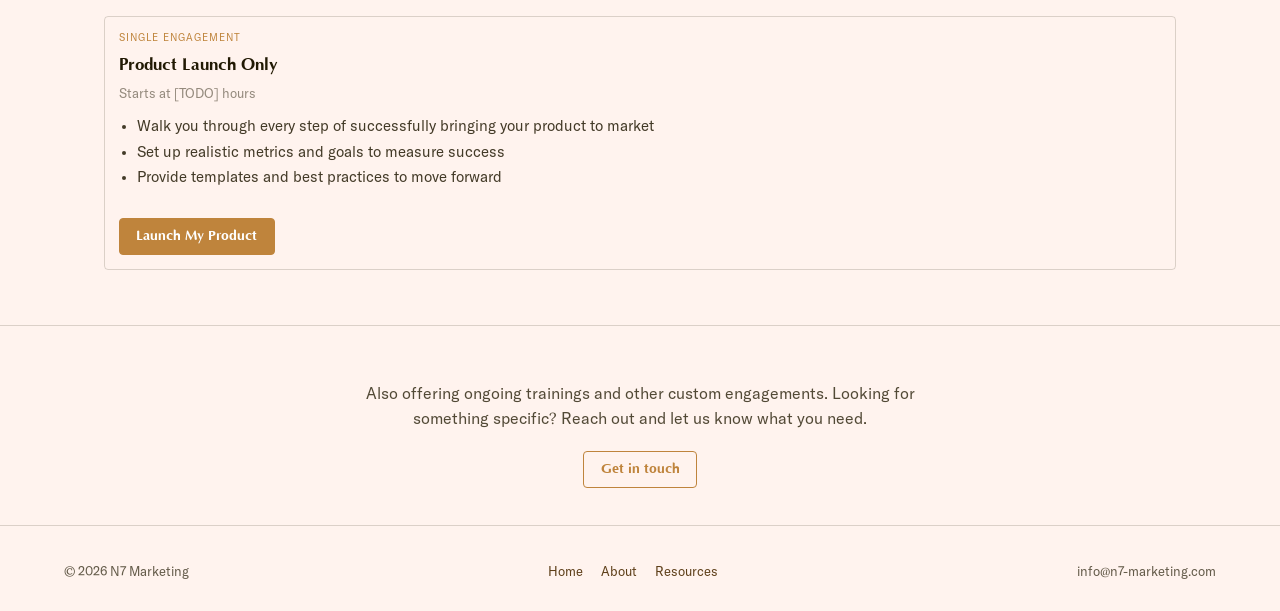
<file: Services.html>
<!DOCTYPE html>
<html lang="en"><head>
<meta charset="utf-8">
<meta name="viewport" content="width=device-width, initial-scale=1">
<title>Services | N7 Marketing</title>
<link rel="stylesheet" href="./_ds/classical-64070505-8539-4eda-b941-bf1b215d6e6f/styles.css">
<style>
@media (max-width:900px){
  .nav{flex-wrap:wrap;row-gap:8px}
  .mq-grid-2{grid-template-columns:1fr !important}
}
@media (max-width:600px){
  h1{white-space:normal !important}
  .mq-span-full{grid-column:span 1 !important}
}
body{margin:0}
a{color:var(--color-accent-700);text-decoration:none}
a:hover{color:var(--color-accent)}
@keyframes caretBlink{0%,49%{opacity:1}50%,100%{opacity:0}}
@keyframes marquee{0%{transform:translateX(0)}100%{transform:translateX(-50%)}}
@keyframes blobDrift{0%,100%{transform:translate(-50%,-50%) scale(1) rotate(0deg)}50%{transform:translate(-50%,-50%) scale(1.12) rotate(4deg)}}
@keyframes archFloat{0%,100%{transform:translateY(0) rotate(0deg)}50%{transform:translateY(-14px) rotate(1.5deg)}}
.logo-hover{transition:transform .25s ease}
.logo-hover:hover{transform:scale(1.12)}
.tag-hover:hover{background-color:color-mix(in srgb, var(--color-accent) 18%, transparent) !important}
.card-hover:hover{transform:scale(1.03) !important;background-color:color-mix(in srgb, var(--color-accent) 12%, transparent) !important}
.stage-card:hover{transform:scale(1.06) !important}
.services-toggle:hover, .btn:hover{transform:scale(1.05)}

@font-face{font-family:'Optima';src:url('./fonts/Optima-Regular.ttf') format('truetype');font-weight:400;font-style:normal;font-display:swap}
@font-face{font-family:'Optima';src:url('./fonts/Optima-Italic.ttf') format('truetype');font-weight:400;font-style:italic;font-display:swap}
@font-face{font-family:'Optima';src:url('./fonts/Optima-Medium.ttf') format('truetype');font-weight:500;font-style:normal;font-display:swap}
@font-face{font-family:'Optima';src:url('./fonts/Optima-Bold.ttf') format('truetype');font-weight:700;font-style:normal;font-display:swap}
:root{--font-heading:'Optima', 'Cormorant Garamond', serif}
@font-face{font-family:'GT America';src:url('./fonts/GTAmerica-Light.otf') format('opentype');font-weight:300;font-style:normal;font-display:swap}
@font-face{font-family:'GT America';src:url('./fonts/GTAmerica-LightItalic.otf') format('opentype');font-weight:300;font-style:italic;font-display:swap}
@font-face{font-family:'GT America';src:url('./fonts/GTAmerica-Regular.otf') format('opentype');font-weight:400;font-style:normal;font-display:swap}
@font-face{font-family:'GT America';src:url('./fonts/GTAmerica-RegularItalic.otf') format('opentype');font-weight:400;font-style:italic;font-display:swap}
@font-face{font-family:'GT America';src:url('./fonts/GTAmerica-Medium.otf') format('opentype');font-weight:500;font-style:normal;font-display:swap}
@font-face{font-family:'GT America';src:url('./fonts/GTAmerica-MediumItalic.otf') format('opentype');font-weight:500;font-style:italic;font-display:swap}
@font-face{font-family:'GT America';src:url('./fonts/GTAmerica-Bold.otf') format('opentype');font-weight:700;font-style:normal;font-display:swap}
@font-face{font-family:'GT America';src:url('./fonts/GTAmerica-BoldItalic.otf') format('opentype');font-weight:700;font-style:italic;font-display:swap}
@font-face{font-family:'GT America';src:url('./fonts/GTAmerica-Black.otf') format('opentype');font-weight:900;font-style:normal;font-display:swap}
@font-face{font-family:'GT America';src:url('./fonts/GTAmerica-BlackItalic.otf') format('opentype');font-weight:900;font-style:italic;font-display:swap}
:root{--font-body:'GT America', 'Lora', serif}
</style>
</head>
<body>
<nav class="nav" style="padding-inline:clamp(20px,5vw,72px)">
  <span class="nav-brand">N7</span>
  <a href="./index.html">Home</a>
  <a href="./About.html">About</a>
  <a href="./Services.html" aria-current="page">Services</a>
  <a href="./Testimonials.html">Success Stories</a>
  <a href="./Resources.html">Resources</a>
  <a href="./GetStarted.html" class="btn btn-primary" style="background:var(--color-accent);color:white" onmouseover="this.style.background='transparent';this.style.color='var(--color-accent)';this.style.borderColor='var(--color-accent)'" onmouseout="this.style.background='var(--color-accent)';this.style.color='white';this.style.borderColor=''">Get Started</a>
</nav>

<section style="max-width:1200px;margin:0 auto;padding:calc(3*var(--space-8)) clamp(20px,5vw,72px) var(--space-8)">
  <h1 style="font-family:var(--font-heading);font-weight:400;font-size:clamp(22px,3.6vw,48px);line-height:1.15;letter-spacing:-0.01em;margin:0 0 var(--space-6)">Services.</h1>
  <p style="font-family:var(--font-body);font-size:17px;line-height:1.6;max-width:60ch;color:color-mix(in srgb, var(--color-text) 78%, transparent);margin:var(--space-3) 0 var(--space-6)">Meet us where you are &mdash; a single consultation, a defined package, or an ongoing engagement.</p>
</section>

<hr class="hr">

<section style="max-width:1200px;margin:0 auto;padding:var(--space-8) clamp(20px,5vw,72px);text-align:center">
  <h2 style="font-family:var(--font-heading);font-weight:400;font-size:clamp(24px,3vw,30px);line-height:1.2;margin:0 0 var(--space-4)">Not sure where to start? <em style="font-style:italic">Start here.</em></h2>
  <div class="card-hover" style="max-width:760px;margin-inline:auto;text-align:left;border:1px solid var(--color-divider);border-radius:var(--radius-md,8px);padding:var(--space-6);box-shadow:var(--shadow-sm);transition:transform 0.3s ease,background-color 0.3s ease">
    <div class="card-kicker" style="color:var(--color-accent)">First-time clients</div>
    <div class="card-title">Basic Consultation</div>
    <p class="card-body">60 minutes with all 3 founders. We&rsquo;ll help you:</p>
    <ul style="font-family:var(--font-body);font-size:15px;line-height:1.7;color:color-mix(in srgb, var(--color-text) 85%, transparent);margin:0 0 var(--space-4);padding-left:1.2em">
      <li>Identify gaps in your project management plan</li>
      <li>Optimize your approach to achieving your goal for this project</li>
      <li>Identify where you can improve your strategy for this project</li>
    </ul>
    <p style="font-family:var(--font-body);font-size:13px;line-height:1.6;color:color-mix(in srgb, var(--color-text) 60%, transparent);border-top:1px solid var(--color-divider);padding-top:var(--space-3)">Includes 3 consultants for a 60-minute meeting. Requires a detailed summary of your project, objectives, efforts to date, team, and roles ahead of time. Available once per first-time customer, for one project.</p>
    <a href="./GetStarted.html" class="btn btn-primary" style="display:inline-block;align-self:flex-start;margin-top:var(--space-4);background:var(--color-accent);color:white" onmouseover="this.style.background='transparent';this.style.color='var(--color-accent)';this.style.borderColor='var(--color-accent)'" onmouseout="this.style.background='var(--color-accent)';this.style.color='white';this.style.borderColor=''">Get Started</a>
  </div>
</section>

<hr class="hr">

<section style="max-width:1200px;margin:0 auto;padding:var(--space-8) clamp(20px,5vw,72px)">
  <h2 style="font-family:var(--font-heading);font-weight:400;font-size:clamp(26px,3vw,34px);line-height:1.2;margin:0 0 var(--space-6)">Packages.</h2>
  <div class="mq-grid-2" style="display:grid;grid-template-columns:repeat(2,1fr);gap:var(--space-4)">
    <div class="card card-hover">
      <div class="card-kicker" style="color:color-mix(in oklch, #a0bf64 50%, black)">Best for [TODO]</div>
      <div class="card-title">Seed Startup Package</div>
      <p class="card-body" style="color:color-mix(in srgb, var(--color-text) 60%, transparent);font-size:13px">Starts at [TODO] hours</p>
      <ul style="font-family:var(--font-body);font-size:15px;line-height:1.7;color:color-mix(in srgb, var(--color-text) 85%, transparent);margin:0;padding-left:1.2em">
        <li>Create marketing templates to use as you build out your product and funding requests</li>
        <li>Establish key messages</li>
        <li>Initial product launch playbook</li>
      </ul>
      <a href="./GetStarted.html" class="btn btn-primary" style="display:inline-block;align-self:flex-start;margin-top:var(--space-4);background:var(--color-accent);color:white" onmouseover="this.style.background='transparent';this.style.color='var(--color-accent)';this.style.borderColor='var(--color-accent)'" onmouseout="this.style.background='var(--color-accent)';this.style.color='white';this.style.borderColor=''">Start with Seed</a>
    </div>
    <div class="card card-hover">
      <div class="card-kicker">Best for [TODO]</div>
      <div class="card-title">Series A Package</div>
      <p class="card-body" style="color:color-mix(in srgb, var(--color-text) 60%, transparent);font-size:13px">Starts at [TODO] hours</p>
      <ul style="font-family:var(--font-body);font-size:15px;line-height:1.7;color:color-mix(in srgb, var(--color-text) 85%, transparent);margin:0;padding-left:1.2em">
        <li>Marketing templates for one-pagers, white papers, testimonials, and more</li>
        <li>SWOT and competitive analysis</li>
        <li>Customer engagement playbook</li>
      </ul>
      <a href="./GetStarted.html" class="btn btn-primary" style="display:inline-block;align-self:flex-start;margin-top:var(--space-4);background:var(--color-accent);color:white" onmouseover="this.style.background='transparent';this.style.color='var(--color-accent)';this.style.borderColor='var(--color-accent)'" onmouseout="this.style.background='var(--color-accent)';this.style.color='white';this.style.borderColor=''">Choose Series A</a>
    </div>
    <div class="card card-hover">
      <div class="card-kicker">Best for [TODO]</div>
      <div class="card-title">Growth Package</div>
      <p class="card-body" style="color:color-mix(in srgb, var(--color-text) 60%, transparent);font-size:13px">Starts at [TODO] hours</p>
      <ul style="font-family:var(--font-body);font-size:15px;line-height:1.7;color:color-mix(in srgb, var(--color-text) 85%, transparent);margin:0;padding-left:1.2em">
        <li>Sales pitch decks and product positioning review</li>
        <li>Persona and ICP development or evaluation</li>
        <li>Customer journey mapping</li>
        <li>Testimonial and customer proof strategy</li>
      </ul>
      <a href="./GetStarted.html" class="btn btn-primary" style="display:inline-block;align-self:flex-start;margin-top:var(--space-4);background:var(--color-accent);color:white" onmouseover="this.style.background='transparent';this.style.color='var(--color-accent)';this.style.borderColor='var(--color-accent)'" onmouseout="this.style.background='var(--color-accent)';this.style.color='white';this.style.borderColor=''">Fuel Your Growth</a>
    </div>
    <div class="card card-hover">
      <div class="card-kicker" style="color:color-mix(in oklch, #a0bf64 50%, black)">Best for [TODO]</div>
      <div class="card-title">Audit &amp; Analysis</div>
      <p class="card-body" style="color:color-mix(in srgb, var(--color-text) 60%, transparent);font-size:13px">Starts at [TODO] hours</p>
      <ul style="font-family:var(--font-body);font-size:15px;line-height:1.7;color:color-mix(in srgb, var(--color-text) 85%, transparent);margin:0;padding-left:1.2em">
        <li>Product launch, sales enablement, and customer engagement playbook audits</li>
        <li>Review of SWOT and competitive analysis</li>
        <li>Key areas for growth and improvement</li>
      </ul>
      <a href="./GetStarted.html" class="btn btn-primary" style="display:inline-block;align-self:flex-start;margin-top:var(--space-4);background:var(--color-accent);color:white" onmouseover="this.style.background='transparent';this.style.color='var(--color-accent)';this.style.borderColor='var(--color-accent)'" onmouseout="this.style.background='var(--color-accent)';this.style.color='white';this.style.borderColor=''">Request an Audit</a>
    </div>
    <div class="card card-hover mq-span-full" style="grid-column:span 2">
      <div class="card-kicker">Single engagement</div>
      <div class="card-title">Product Launch Only</div>
      <p class="card-body" style="color:color-mix(in srgb, var(--color-text) 60%, transparent);font-size:13px">Starts at [TODO] hours</p>
      <ul style="font-family:var(--font-body);font-size:15px;line-height:1.7;color:color-mix(in srgb, var(--color-text) 85%, transparent);margin:0;padding-left:1.2em">
        <li>Walk you through every step of successfully bringing your product to market</li>
        <li>Set up realistic metrics and goals to measure success</li>
        <li>Provide templates and best practices to move forward</li>
      </ul>
      <a href="./GetStarted.html" class="btn btn-primary" style="display:inline-block;align-self:flex-start;margin-top:var(--space-4);background:var(--color-accent);color:white" onmouseover="this.style.background='transparent';this.style.color='var(--color-accent)';this.style.borderColor='var(--color-accent)'" onmouseout="this.style.background='var(--color-accent)';this.style.color='white';this.style.borderColor=''">Launch My Product</a>
    </div>
  </div>
</section>

<hr class="hr">

<section style="max-width:1200px;margin:0 auto;padding:var(--space-8) clamp(20px,5vw,72px);text-align:center">
  <p style="font-family:var(--font-body);font-size:16px;line-height:1.6;color:color-mix(in srgb, var(--color-text) 78%, transparent);margin:0 0 var(--space-4);max-width:56ch;margin-inline:auto">Also offering ongoing trainings and other custom engagements. Looking for something specific? Reach out and let us know what you need.</p>
  <a href="./GetStarted.html" class="btn btn-primary">Get in touch</a>
</section>

<footer style="padding:var(--space-8) clamp(20px,5vw,72px) var(--space-6);border-top:1px solid var(--color-divider);display:flex;justify-content:space-between;flex-wrap:wrap;gap:var(--space-4);font-family:var(--font-body);font-size:13px;color:color-mix(in srgb, var(--color-text) 70%, transparent)">
  <span>© 2026 N7 Marketing</span>
  <div style="display:flex;gap:var(--space-4)"><a href="./index.html">Home</a><a href="./About.html">About</a><a href="./Resources.html">Resources</a></div>
  <span>info@n7-marketing.com</span>
</footer>
</body></html>
</file>
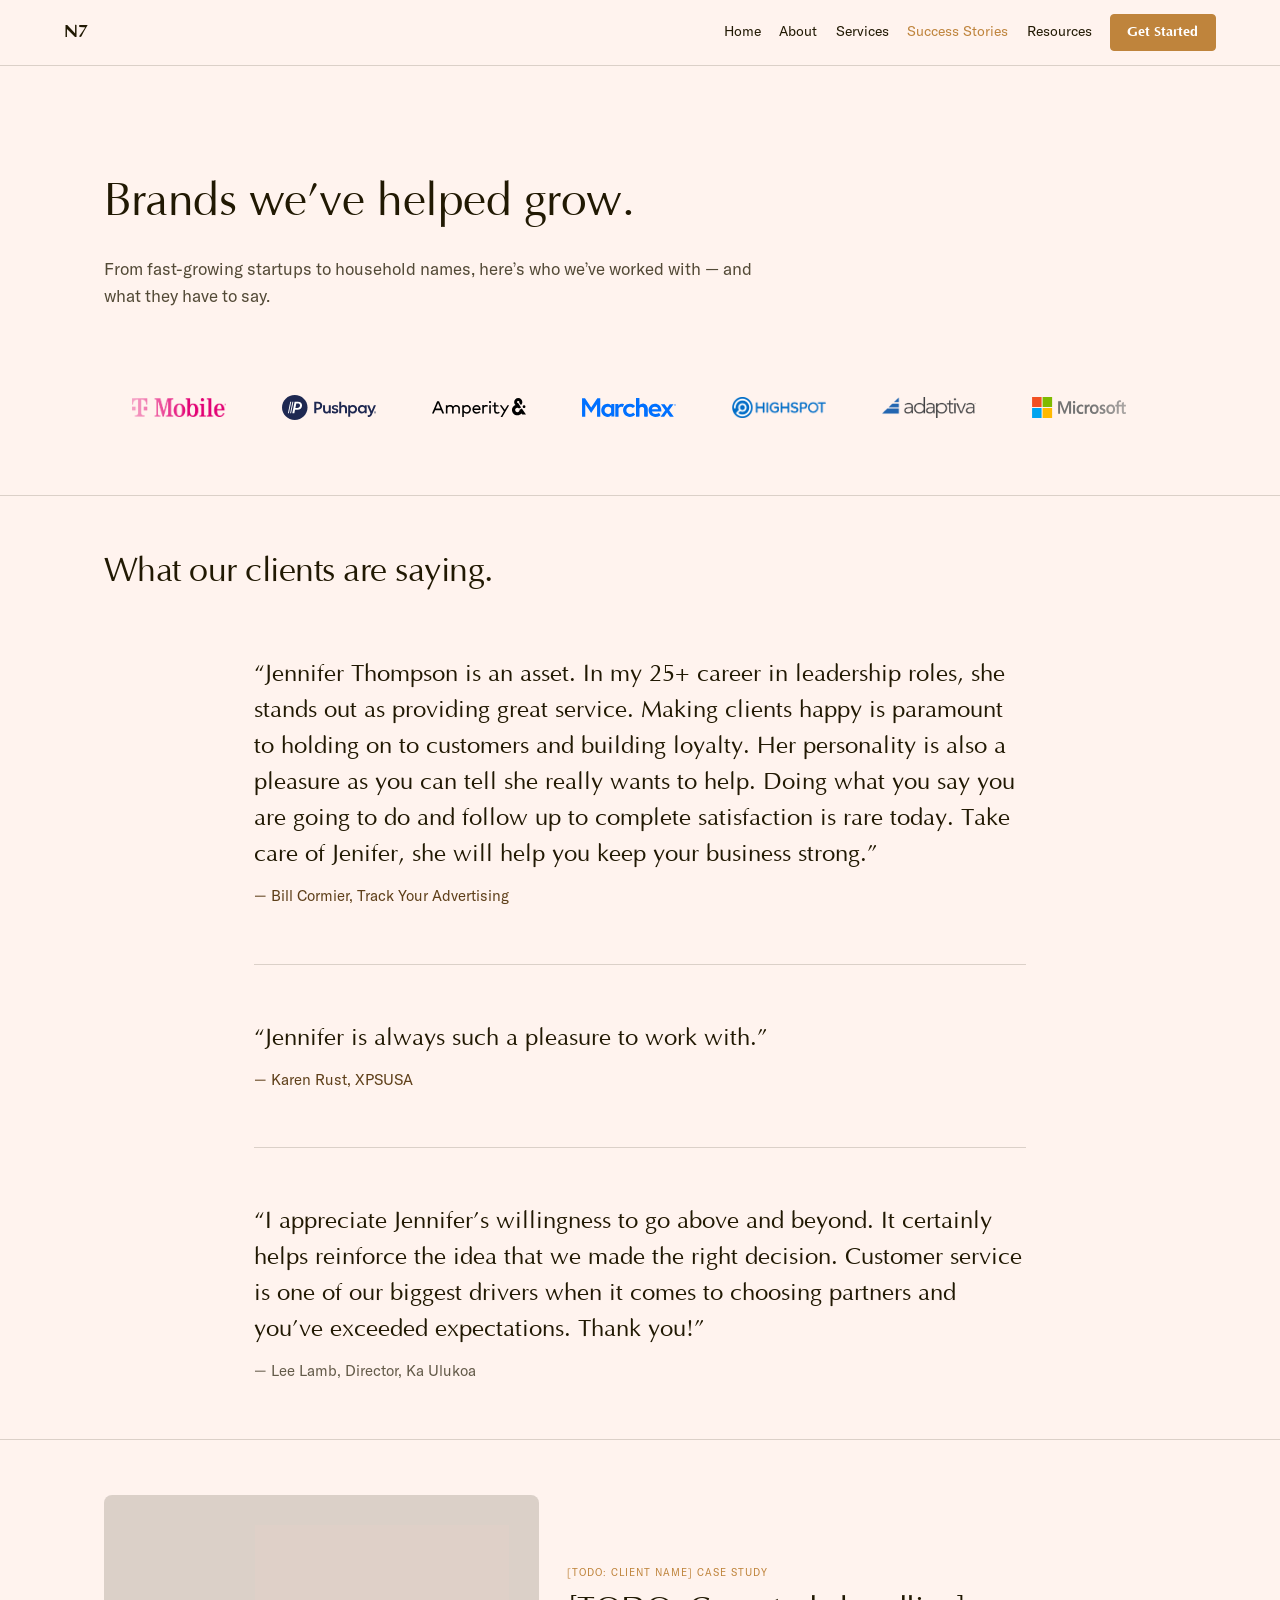
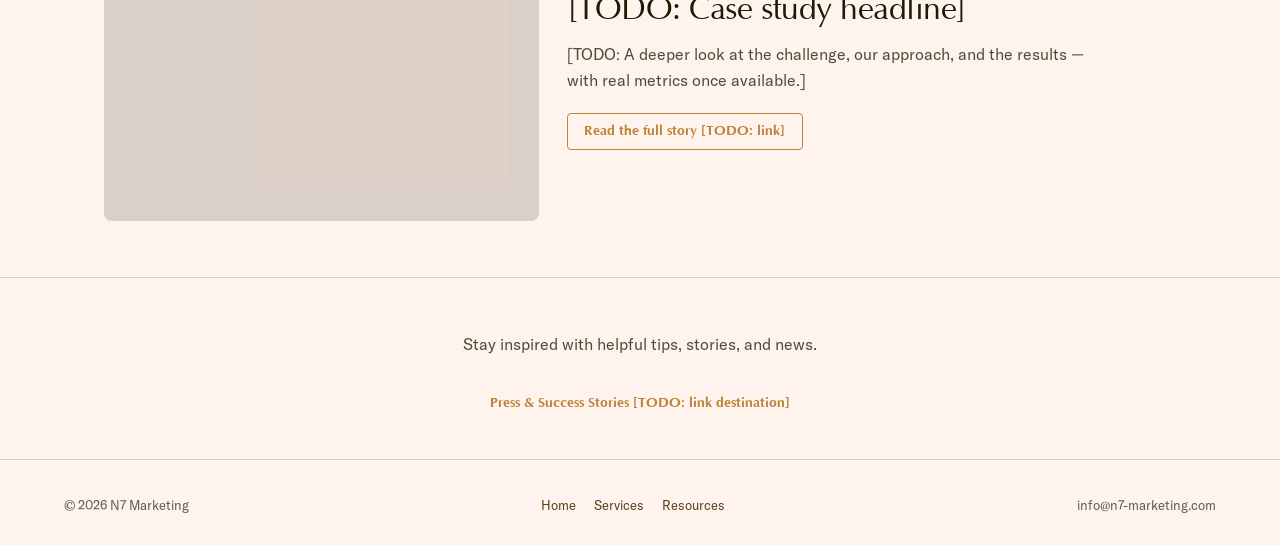
<file: Testimonials.html>
<!DOCTYPE html>
<html lang="en"><head>
<meta charset="utf-8">
<meta name="viewport" content="width=device-width, initial-scale=1">
<title>Success Stories | N7 Marketing</title>
<link rel="stylesheet" href="./_ds/classical-64070505-8539-4eda-b941-bf1b215d6e6f/styles.css">
<style>
@media (max-width:900px){
  .nav{flex-wrap:wrap;row-gap:8px}
  .mq-split-57{grid-template-columns:1fr !important}
}
@media (max-width:600px){
  h1{white-space:normal !important}
}
body{margin:0}
a{color:var(--color-accent-700);text-decoration:none}
a:hover{color:var(--color-accent)}
@keyframes caretBlink{0%,49%{opacity:1}50%,100%{opacity:0}}
@keyframes marquee{0%{transform:translateX(0)}100%{transform:translateX(-50%)}}
@keyframes blobDrift{0%,100%{transform:translate(-50%,-50%) scale(1) rotate(0deg)}50%{transform:translate(-50%,-50%) scale(1.12) rotate(4deg)}}
@keyframes archFloat{0%,100%{transform:translateY(0) rotate(0deg)}50%{transform:translateY(-14px) rotate(1.5deg)}}
.logo-hover{transition:transform .25s ease}
.logo-hover:hover{transform:scale(1.12)}
.tag-hover:hover{background-color:color-mix(in srgb, var(--color-accent) 18%, transparent) !important}
.card-hover:hover{transform:scale(1.03) !important;background-color:color-mix(in srgb, var(--color-accent) 12%, transparent) !important}
.stage-card:hover{transform:scale(1.06) !important}
.services-toggle:hover, .btn:hover{transform:scale(1.05)}

@font-face{font-family:'Optima';src:url('./fonts/Optima-Regular.ttf') format('truetype');font-weight:400;font-style:normal;font-display:swap}
@font-face{font-family:'Optima';src:url('./fonts/Optima-Italic.ttf') format('truetype');font-weight:400;font-style:italic;font-display:swap}
@font-face{font-family:'Optima';src:url('./fonts/Optima-Medium.ttf') format('truetype');font-weight:500;font-style:normal;font-display:swap}
@font-face{font-family:'Optima';src:url('./fonts/Optima-Bold.ttf') format('truetype');font-weight:700;font-style:normal;font-display:swap}
:root{--font-heading:'Optima', 'Cormorant Garamond', serif}
@font-face{font-family:'GT America';src:url('./fonts/GTAmerica-Light.otf') format('opentype');font-weight:300;font-style:normal;font-display:swap}
@font-face{font-family:'GT America';src:url('./fonts/GTAmerica-LightItalic.otf') format('opentype');font-weight:300;font-style:italic;font-display:swap}
@font-face{font-family:'GT America';src:url('./fonts/GTAmerica-Regular.otf') format('opentype');font-weight:400;font-style:normal;font-display:swap}
@font-face{font-family:'GT America';src:url('./fonts/GTAmerica-RegularItalic.otf') format('opentype');font-weight:400;font-style:italic;font-display:swap}
@font-face{font-family:'GT America';src:url('./fonts/GTAmerica-Medium.otf') format('opentype');font-weight:500;font-style:normal;font-display:swap}
@font-face{font-family:'GT America';src:url('./fonts/GTAmerica-MediumItalic.otf') format('opentype');font-weight:500;font-style:italic;font-display:swap}
@font-face{font-family:'GT America';src:url('./fonts/GTAmerica-Bold.otf') format('opentype');font-weight:700;font-style:normal;font-display:swap}
@font-face{font-family:'GT America';src:url('./fonts/GTAmerica-BoldItalic.otf') format('opentype');font-weight:700;font-style:italic;font-display:swap}
@font-face{font-family:'GT America';src:url('./fonts/GTAmerica-Black.otf') format('opentype');font-weight:900;font-style:normal;font-display:swap}
@font-face{font-family:'GT America';src:url('./fonts/GTAmerica-BlackItalic.otf') format('opentype');font-weight:900;font-style:italic;font-display:swap}
:root{--font-body:'GT America', 'Lora', serif}
</style>
</head>
<body>
<nav class="nav" style="padding-inline:clamp(20px,5vw,72px)">
  <span class="nav-brand">N7</span>
  <a href="./index.html">Home</a>
  <a href="./About.html">About</a>
  <a href="./Services.html">Services</a>
  <a href="./Testimonials.html" aria-current="page">Success Stories</a>
  <a href="./Resources.html">Resources</a>
  <a href="./GetStarted.html" class="btn btn-primary" style="background:var(--color-accent);color:white" onmouseover="this.style.background='transparent';this.style.color='var(--color-accent)';this.style.borderColor='var(--color-accent)'" onmouseout="this.style.background='var(--color-accent)';this.style.color='white';this.style.borderColor=''">Get Started</a>
</nav>

<section style="max-width:1200px;margin:0 auto;padding:calc(3*var(--space-8)) clamp(20px,5vw,72px) var(--space-8)">
  <h1 style="font-family:var(--font-heading);font-weight:400;font-size:clamp(22px,3.6vw,48px);line-height:1.15;letter-spacing:-0.01em;margin:0 0 var(--space-6)">Brands we&rsquo;ve helped grow.</h1>
  <p style="font-family:var(--font-body);font-size:17px;line-height:1.6;max-width:60ch;color:color-mix(in srgb, var(--color-text) 78%, transparent);margin:var(--space-3) 0 var(--space-6)">From fast-growing startups to household names, here&rsquo;s who we&rsquo;ve worked with &mdash; and what they have to say.</p>
</section>

<section style="max-width:1200px;margin:0 auto;padding:0 clamp(20px,5vw,72px) var(--space-8)">
  <div style="overflow:hidden;-webkit-mask-image:linear-gradient(90deg,transparent,black 8%,black 92%,transparent);mask-image:linear-gradient(90deg,transparent,black 8%,black 92%,transparent)">
    <div style="display:flex;width:max-content;animation:marquee 30s linear infinite">
      <div style="padding:var(--space-3) var(--space-6);display:flex;align-items:center;justify-content:center;flex:0 0 auto;width:150px;height:64px" class="logo-hover"><img src="./uploads/Tmobile.png" alt="T-Mobile logo" style="width:100%;height:64px;object-fit:contain;background:transparent"></div>
        <div style="padding:var(--space-3) var(--space-6);display:flex;align-items:center;justify-content:center;flex:0 0 auto;width:150px;height:64px" class="logo-hover"><img src="./uploads/pushpay.svg" alt="Pushpay logo" style="width:100%;height:64px;object-fit:contain;background:transparent"></div>
        <div style="padding:var(--space-3) var(--space-6);display:flex;align-items:center;justify-content:center;flex:0 0 auto;width:150px;height:64px" class="logo-hover"><img src="./uploads/id6d0xtFuZ_1785431322327.svg" alt="Zenoti logo" style="width:100%;height:64px;object-fit:contain;background:transparent"></div>
        <div style="padding:var(--space-3) var(--space-6);display:flex;align-items:center;justify-content:center;flex:0 0 auto;width:150px;height:64px" class="logo-hover"><img src="./uploads/Marchex Logo SVG.svg" alt="Marchex logo" style="width:100%;height:64px;object-fit:contain;background:transparent"></div>
        <div style="padding:var(--space-3) var(--space-6);display:flex;align-items:center;justify-content:center;flex:0 0 auto;width:150px;height:64px" class="logo-hover"><img src="./uploads/idg_TXtNmA_1785432383148.png" alt="Highspot logo" style="width:100%;height:64px;object-fit:contain;background:transparent"></div>
        <div style="padding:var(--space-3) var(--space-6);display:flex;align-items:center;justify-content:center;flex:0 0 auto;width:150px;height:64px" class="logo-hover"><img src="./uploads/adaptiva-seeklogo.png" alt="Adaptiva logo" style="width:100%;height:64px;object-fit:contain;background:transparent"></div>
        <div style="padding:var(--space-3) var(--space-6);display:flex;align-items:center;justify-content:center;flex:0 0 auto;width:150px;height:64px" class="logo-hover"><img src="./uploads/Logo.svg" alt="Microsoft logo" style="width:100%;height:64px;object-fit:contain;background:transparent"></div>
        <div style="padding:var(--space-3) var(--space-6);display:flex;align-items:center;justify-content:center;flex:0 0 auto;width:150px;height:64px" class="logo-hover"><img src="./uploads/553d63935a726d5094c0d5786b45b8875d3a1ec2-111x31.svg" alt="Amperity logo" style="width:100%;height:64px;object-fit:contain;background:transparent"></div>
        <div style="padding:var(--space-3) var(--space-6);display:flex;align-items:center;justify-content:center;flex:0 0 auto;width:150px;height:64px" class="logo-hover"><img src="./uploads/caret-legal-transparent.png" alt="CARET Legal logo" style="width:100%;height:64px;object-fit:contain;background:transparent"></div>
        <div style="padding:var(--space-3) var(--space-6);display:flex;align-items:center;justify-content:center;flex:0 0 auto;width:150px;height:64px" class="logo-hover"><img src="./uploads/Treez-Logo-Category.png" alt="Treez logo" style="width:100%;height:64px;object-fit:contain;background:transparent"></div>
        <div style="padding:var(--space-3) var(--space-6);display:flex;align-items:center;justify-content:center;flex:0 0 auto;width:150px;height:64px" class="logo-hover"><img src="./uploads/Tmobile.png" alt="T-Mobile logo" style="width:100%;height:64px;object-fit:contain;background:transparent"></div>
        <div style="padding:var(--space-3) var(--space-6);display:flex;align-items:center;justify-content:center;flex:0 0 auto;width:150px;height:64px" class="logo-hover"><img src="./uploads/pushpay.svg" alt="Pushpay logo" style="width:100%;height:64px;object-fit:contain;background:transparent"></div>
        <div style="padding:var(--space-3) var(--space-6);display:flex;align-items:center;justify-content:center;flex:0 0 auto;width:150px;height:64px" class="logo-hover"><img src="./uploads/id6d0xtFuZ_1785431322327.svg" alt="Zenoti logo" style="width:100%;height:64px;object-fit:contain;background:transparent"></div>
        <div style="padding:var(--space-3) var(--space-6);display:flex;align-items:center;justify-content:center;flex:0 0 auto;width:150px;height:64px" class="logo-hover"><img src="./uploads/Marchex Logo SVG.svg" alt="Marchex logo" style="width:100%;height:64px;object-fit:contain;background:transparent"></div>
        <div style="padding:var(--space-3) var(--space-6);display:flex;align-items:center;justify-content:center;flex:0 0 auto;width:150px;height:64px" class="logo-hover"><img src="./uploads/idg_TXtNmA_1785432383148.png" alt="Highspot logo" style="width:100%;height:64px;object-fit:contain;background:transparent"></div>
        <div style="padding:var(--space-3) var(--space-6);display:flex;align-items:center;justify-content:center;flex:0 0 auto;width:150px;height:64px" class="logo-hover"><img src="./uploads/adaptiva-seeklogo.png" alt="Adaptiva logo" style="width:100%;height:64px;object-fit:contain;background:transparent"></div>
        <div style="padding:var(--space-3) var(--space-6);display:flex;align-items:center;justify-content:center;flex:0 0 auto;width:150px;height:64px" class="logo-hover"><img src="./uploads/Logo.svg" alt="Microsoft logo" style="width:100%;height:64px;object-fit:contain;background:transparent"></div>
        <div style="padding:var(--space-3) var(--space-6);display:flex;align-items:center;justify-content:center;flex:0 0 auto;width:150px;height:64px" class="logo-hover"><img src="./uploads/553d63935a726d5094c0d5786b45b8875d3a1ec2-111x31.svg" alt="Amperity logo" style="width:100%;height:64px;object-fit:contain;background:transparent"></div>
        <div style="padding:var(--space-3) var(--space-6);display:flex;align-items:center;justify-content:center;flex:0 0 auto;width:150px;height:64px" class="logo-hover"><img src="./uploads/caret-legal-transparent.png" alt="CARET Legal logo" style="width:100%;height:64px;object-fit:contain;background:transparent"></div>
        <div style="padding:var(--space-3) var(--space-6);display:flex;align-items:center;justify-content:center;flex:0 0 auto;width:150px;height:64px" class="logo-hover"><img src="./uploads/Treez-Logo-Category.png" alt="Treez logo" style="width:100%;height:64px;object-fit:contain;background:transparent"></div>
    </div>
  </div>
</section>

<hr class="hr">

<section style="max-width:1200px;margin:0 auto;padding:var(--space-8) clamp(20px,5vw,72px)">
  <h2 style="font-family:var(--font-heading);font-weight:400;font-size:clamp(26px,3vw,34px);line-height:1.2;margin:0 0 var(--space-6)">What our clients are saying.</h2>
</section>

<section style="max-width:900px;margin:0 auto;padding:0 clamp(20px,5vw,72px) var(--space-8);display:grid;gap:var(--space-8)">
  <blockquote style="margin:0;font-family:var(--font-heading);font-size:24px;font-weight:400;line-height:1.5">&ldquo;Jennifer Thompson is an asset. In my 25+ career in leadership roles, she stands out as providing great service. Making clients happy is paramount to holding on to customers and building loyalty. Her personality is also a pleasure as you can tell she really wants to help. Doing what you say you are going to do and follow up to complete satisfaction is rare today. Take care of Jenifer, she will help you keep your business strong.&rdquo;
    <footer style="margin-top:var(--space-3);font-family:var(--font-body);font-size:15px;color:var(--color-accent-700)">&mdash; Bill Cormier, Track Your Advertising</footer>
  </blockquote>
  <hr class="hr">
  <blockquote style="margin:0;font-family:var(--font-heading);font-size:24px;font-weight:400;line-height:1.5">&ldquo;Jennifer is always such a pleasure to work with.&rdquo;
    <footer style="margin-top:var(--space-3);font-family:var(--font-body);font-size:15px;color:var(--color-accent-700)">&mdash; Karen Rust, XPSUSA</footer>
  </blockquote>
  <hr class="hr">
  <blockquote style="margin:0;font-family:var(--font-heading);font-size:24px;font-weight:400;line-height:1.5">&ldquo;I appreciate Jennifer&rsquo;s willingness to go above and beyond. It certainly helps reinforce the idea that we made the right decision. Customer service is one of our biggest drivers when it comes to choosing partners and you&rsquo;ve exceeded expectations. Thank you!&rdquo;
    <footer style="margin-top:var(--space-3);font-family:var(--font-body);font-size:15px;color:color-mix(in srgb, var(--color-text) 70%, transparent)">&mdash; Lee Lamb, Director, Ka Ulukoa</footer>
  </blockquote>
</section>

<hr class="hr">

<section class="mq-split-57" style="max-width:1200px;margin:0 auto;padding:var(--space-8) clamp(20px,5vw,72px);display:grid;grid-template-columns:minmax(0,5fr) minmax(0,7fr);gap:var(--space-6);align-items:center">
  <figure style="margin:0">
    <div style="width:100%;aspect-ratio:4/3;background:var(--color-divider);border-radius:8px"></div>
  </figure>
  <div>
    <div class="card-kicker" style="color:var(--color-accent);margin-bottom:var(--space-2)">[TODO: Client name] Case Study</div>
    <h2 style="font-family:var(--font-heading);font-weight:400;font-size:clamp(24px,3vw,32px);line-height:1.2;margin:0 0 var(--space-3)">[TODO: Case study headline]</h2>
    <p style="font-family:var(--font-body);font-size:16px;line-height:1.6;color:color-mix(in srgb, var(--color-text) 78%, transparent);margin:0 0 var(--space-4);max-width:52ch">[TODO: A deeper look at the challenge, our approach, and the results &mdash; with real metrics once available.]</p>
    <a href="#" class="btn btn-primary" style="display:inline-block">Read the full story [TODO: link]</a>
  </div>
</section>

<hr class="hr">

<section style="max-width:1200px;margin:0 auto;padding:var(--space-8) clamp(20px,5vw,72px);text-align:center">
  <p style="font-family:var(--font-body);font-size:16px;color:color-mix(in srgb, var(--color-text) 78%, transparent);margin:0 0 var(--space-4)">Stay inspired with helpful tips, stories, and news.</p>
  <a href="#" class="btn btn-ghost" style="display:inline-block;margin-top:var(--space-2)">Press &amp; Success Stories [TODO: link destination]</a>
</section>

<footer style="padding:var(--space-8) clamp(20px,5vw,72px) var(--space-6);border-top:1px solid var(--color-divider);display:flex;justify-content:space-between;flex-wrap:wrap;gap:var(--space-4);font-family:var(--font-body);font-size:13px;color:color-mix(in srgb, var(--color-text) 70%, transparent)">
  <span>© 2026 N7 Marketing</span>
  <div style="display:flex;gap:var(--space-4)"><a href="./index.html">Home</a><a href="./Services.html">Services</a><a href="./Resources.html">Resources</a></div>
  <span>info@n7-marketing.com</span>
</footer>
</body></html>
</file>
<file: _ds/classical-64070505-8539-4eda-b941-bf1b215d6e6f/styles.css>
/* Classical — design-system tokens and component classes. This file is the source of truth for the system's look; retune it here and see readme.md. */
@import url('https://fonts.googleapis.com/css2?family=Cormorant+Garamond:wght@400;600&family=Lora:wght@400;600&display=swap');

:root {
  --color-bg: color-mix(in oklch, #f7d498 22%, white);
  --color-surface: color-mix(in oklch, #f7d498 42%, white);
  --color-text: #211903;
  --color-accent: #bf843c;
  --color-accent-2: #f74b23;
  --color-divider: color-mix(in srgb, #211903 16%, transparent);

  /* Tonal ramps — retuned from the WM brand board: neutrals drawn from the
     near-black/olive/cream trio, accent from the gold card, accent-2 from
     the orange-red card. */
  --color-neutral-100: color-mix(in oklch, #473900 8%, white);
  --color-neutral-200: color-mix(in oklch, #473900 18%, white);
  --color-neutral-300: color-mix(in oklch, #473900 32%, white);
  --color-neutral-400: color-mix(in oklch, #473900 50%, white);
  --color-neutral-500: color-mix(in oklch, #473900 70%, white);
  --color-neutral-600: color-mix(in oklch, #473900 85%, #211903);
  --color-neutral-700: color-mix(in oklch, #473900 60%, #211903);
  --color-neutral-800: color-mix(in oklch, #473900 35%, #211903);
  --color-neutral-900: color-mix(in oklch, #473900 12%, #211903);

  --color-accent-100: color-mix(in oklch, #bf843c 15%, white);
  --color-accent-200: color-mix(in oklch, #bf843c 32%, white);
  --color-accent-300: color-mix(in oklch, #bf843c 55%, white);
  --color-accent-400: color-mix(in oklch, #bf843c 78%, white);
  --color-accent-500: #bf843c;
  --color-accent-600: color-mix(in oklch, #bf843c 80%, black);
  --color-accent-700: color-mix(in oklch, #bf843c 60%, black);
  --color-accent-800: color-mix(in oklch, #bf843c 40%, black);
  --color-accent-900: color-mix(in oklch, #bf843c 22%, black);

  --color-accent-2-100: color-mix(in oklch, #f74b23 15%, white);
  --color-accent-2-200: color-mix(in oklch, #f74b23 32%, white);
  --color-accent-2-300: color-mix(in oklch, #f74b23 55%, white);
  --color-accent-2-400: color-mix(in oklch, #f74b23 78%, white);
  --color-accent-2-500: #f74b23;
  --color-accent-2-600: color-mix(in oklch, #f74b23 80%, black);
  --color-accent-2-700: color-mix(in oklch, #f74b23 60%, black);
  --color-accent-2-800: color-mix(in oklch, #f74b23 40%, black);
  --color-accent-2-900: color-mix(in oklch, #f74b23 22%, black);

  --font-heading: "Cormorant Garamond", system-ui, sans-serif;
  --font-heading-weight: 600; /* review round 3: bold retired — semibold is the
     interface headings' ceiling (they need the weight at small sizes); display
     text goes lighter still, to the normal cut (see the deck) */
  --font-body: "Lora", system-ui, sans-serif;

  --space-1: 4.6px;
  --space-2: 9.2px;
  --space-3: 13.8px;
  --space-4: 18.4px;
  --space-6: 27.6px;
  --space-8: 36.8px;

  --radius-sm: 2px;
  --radius-md: 4px;
  --radius-lg: 7px;

  /* Elevation — derived from the ground: soft ink-tinted shadows on a
     light theme, a hairline edge + ambient darkness on a dark one. */
  --shadow-sm: 0 1px 2px color-mix(in srgb, #211903 14%, transparent);
  --shadow-md: 0 3px 10px color-mix(in srgb, #211903 16%, transparent);
  --shadow-lg: 0 12px 32px color-mix(in srgb, #211903 22%, transparent);
}

body {
  background: var(--color-bg);
  color: var(--color-text);
  font-family: var(--font-body);
}
h1, h2, h3, h4 { font-family: var(--font-heading); font-weight: var(--font-heading-weight); }

.plate{filter:sepia(0.22) saturate(0.82) contrast(1.05);box-sizing:border-box;
  border:6px solid var(--color-surface);outline:1px solid var(--color-divider)}

/* ══════════════════════════════════════════════════════════════════════════
   Components — built with the tokens above. Plain CSS
   on plain HTML: no JavaScript, no build step. Each class is documented in
   readme.md and demonstrated in foundations/ and components/.
   ══════════════════════════════════════════════════════════════════════ */

*, *::before, *::after { box-sizing: border-box; }
body { margin: 0; font-size: 15px; line-height: 1.55; font-weight: 400; }
h1, h2, h3, h4, h5, h6 {
  font-family: var(--font-heading); font-weight: var(--font-heading-weight);
  line-height: 1.12; letter-spacing: -0.015em; margin: 0 0 var(--space-2);
}
h1 { font-size: 42px; }
h2 { font-size: 32px; }
h3 { font-size: 25px; }
h4 { font-size: 20px; }
h5 { font-size: 16px; }
h6 { font-size: 13px; }
h6 { letter-spacing: 0.08em; text-transform: uppercase; }
p { margin: 0 0 var(--space-3); }
a { color: var(--color-accent); text-underline-offset: 3px; }
img { display: block; max-width: 100%; }
figure { margin: 0; }
figcaption {
  font-size: 11px; margin-top: var(--space-1);
  color: color-mix(in srgb, var(--color-text) 55%, transparent);
}
.text-muted { color: color-mix(in srgb, var(--color-text) 55%, transparent); }
:focus { outline: none; }
:focus-visible { outline: 2px solid var(--color-accent); outline-offset: 2px; }
::selection { background: color-mix(in srgb, var(--color-accent) 30%, transparent); }

/* — rules — */
.hr {
  height: 1px; border: 0; margin: var(--space-4) 0;
  background: var(--color-divider);
}

/* — buttons — */
.btn {
  display: inline-flex; align-items: center; justify-content: center; gap: 6px;
  cursor: pointer; text-decoration: none;
  font-family: var(--font-heading); font-weight: var(--font-heading-weight);
  font-size: 14px; line-height: 1.2; color: var(--color-text); /* matches the .input's 14px —
     the pair sits side by side in sign-up rows */
  background: transparent; border: 1px solid transparent;
  padding: var(--space-2) calc(var(--space-3) * 1.2);
  border-radius: var(--radius-md);
}
.btn svg { display: block; }
.btn:disabled { opacity: 0.45; cursor: not-allowed; }
.btn-primary { color: var(--color-accent); border-color: var(--color-accent); }
.btn-primary:hover { background: color-mix(in srgb, var(--color-accent) 12%, transparent); }
.btn-primary:active { background: color-mix(in srgb, var(--color-accent) 22%, transparent); }
.btn-secondary { border-color: var(--color-divider); }
.btn-secondary:hover { background: color-mix(in srgb, var(--color-text) 7%, transparent); }
.btn-secondary:active { background: color-mix(in srgb, var(--color-text) 14%, transparent); }
.btn-ghost { color: var(--color-accent); padding-inline: var(--space-1); }
.btn-ghost:hover { background: color-mix(in srgb, var(--color-accent) 10%, transparent); }
.btn-ghost:active { background: color-mix(in srgb, var(--color-accent) 18%, transparent); }
.btn-icon { width: 36px; height: 36px; padding: 0; }
.btn-block { width: 100%; margin-top: var(--space-2); }

/* — forms — */
.field > label {
  display: block; font-size: 12px; margin-bottom: 5px;
  color: color-mix(in srgb, var(--color-text) 70%, transparent);
}
.input {
  width: 100%; min-height: 36px; padding: 6px 10px; font: inherit;
  font-size: 14px; color: var(--color-text); caret-color: var(--color-accent);
  background: transparent;
  border: 1px solid var(--color-divider); border-radius: var(--radius-md);
}
.input:hover { border-color: color-mix(in srgb, var(--color-text) 45%, transparent); }
.input:focus-visible { border-color: var(--color-accent); outline-offset: 0; }
textarea.input { min-height: 90px; resize: vertical; }
.radio { display: inline-flex; align-items: center; gap: 8px; cursor: pointer; font-size: 14px; }
.radio input, .seg-opt input {
  position: absolute; opacity: 0; width: 0; height: 0; pointer-events: none;
}
.radio .dot {
  width: 16px; height: 16px; flex: none; border-radius: 50%;
  border: 1.5px solid var(--color-divider);
}
.radio:hover .dot { border-color: var(--color-accent); }
.radio input:checked + .dot {
  border-color: var(--color-accent); background: var(--color-accent);
  box-shadow: inset 0 0 0 4px var(--color-bg);
}
.radio input:focus-visible + .dot { outline: 2px solid var(--color-accent); outline-offset: 2px; }
.seg {
  display: inline-flex; overflow: hidden;
  border: 1px solid var(--color-divider); border-radius: var(--radius-md);
}
.seg-opt {
  display: inline-flex; align-items: center; gap: 6px;
  padding: 7px 12px; font-size: 13px; cursor: pointer;
}
.seg-opt + .seg-opt { border-left: 1px solid var(--color-divider); }
.seg-opt:has(input:checked) { color: var(--color-accent); box-shadow: inset 0 0 0 1px var(--color-accent); }
.seg-opt:not(:has(input:checked)):hover { background: color-mix(in srgb, var(--color-text) 7%, transparent); }
.seg-opt:has(input:focus-visible) { outline: 2px solid var(--color-accent); outline-offset: -2px; }

/* — cards — */
.card {
  display: flex; flex-direction: column; gap: var(--space-2);
  padding: var(--space-3); border-radius: var(--radius-md); background: transparent; border: 1px solid var(--color-divider);
}
.card-kicker { font-size: 10px; letter-spacing: 0.1em; text-transform: uppercase; color: var(--color-accent); }
.card-title {
  font-family: var(--font-heading); font-weight: var(--font-heading-weight);
  font-size: 17px; line-height: 1.2;
}
.card-body { margin: 0; font-size: 13px; opacity: 0.8; flex: 1; }
.card-meta {
  display: flex; align-items: center; gap: 6px; font-size: 11px;
  color: color-mix(in srgb, var(--color-text) 50%, transparent);
}
.elev-sm { box-shadow: var(--shadow-sm); }
.elev-md { box-shadow: var(--shadow-md); }
.elev-lg { box-shadow: var(--shadow-lg); }

/* — tags — */
.tag {
  display: inline-flex; align-items: center; font-size: 11px;
  letter-spacing: 0.02em; padding: 3px 10px;
  border-radius: calc(var(--radius-md) * 0.75);
}
.tag-accent { background: var(--color-accent-100); color: var(--color-accent-800); }
.tag-accent-2 { background: var(--color-accent-2-100); color: var(--color-accent-2-800); }
.tag-neutral { background: var(--color-neutral-100); color: var(--color-neutral-800); }
.tag-outline { border: 1px solid var(--color-accent); color: var(--color-accent); }

/* — navigation — */
.nav {
  display: flex; align-items: center; gap: var(--space-4);
  padding: var(--space-3) var(--space-4);
  border-bottom: 1px solid var(--color-divider);
}
.nav-brand {
  font-family: var(--font-heading); font-weight: var(--font-heading-weight);
  font-size: 18px; margin-right: auto;
}
.nav a { color: inherit; text-decoration: none; font-size: 14px; }
.nav a:hover, .nav a[aria-current='page'] { color: var(--color-accent); }

/* — tables — */
.table { width: 100%; border-collapse: collapse; font-size: 14px; }
.table th {
  text-align: left; font-size: 11px; letter-spacing: 0.08em; text-transform: uppercase;
  color: color-mix(in srgb, var(--color-text) 60%, transparent);
  padding: var(--space-2); border-bottom: 1px solid var(--color-divider);
}
.table td {
  padding: var(--space-2);
  border-bottom: 1px solid var(--color-divider);
}
.table tbody tr:hover { background: color-mix(in srgb, var(--color-text) 4%, transparent); }

/* — dialog — */
.dialog-backdrop {
  position: fixed; inset: 0; display: grid; place-items: center;
  padding: var(--space-4);
  background: color-mix(in srgb, var(--color-neutral-900) 50%, transparent);
}
.dialog {
  width: min(440px, 100%); display: flex; flex-direction: column; gap: var(--space-3);
  padding: var(--space-4); border-radius: var(--radius-lg);
  background: var(--color-surface); box-shadow: var(--shadow-lg); border: 1px solid var(--color-divider);
}
.dialog-title {
  font-family: var(--font-heading); font-weight: var(--font-heading-weight);
  font-size: 20px;
}
.dialog-body { font-size: 14px; opacity: 0.85; }
.dialog-actions { display: flex; justify-content: flex-end; gap: var(--space-2); margin-top: var(--space-2); }
</file>
